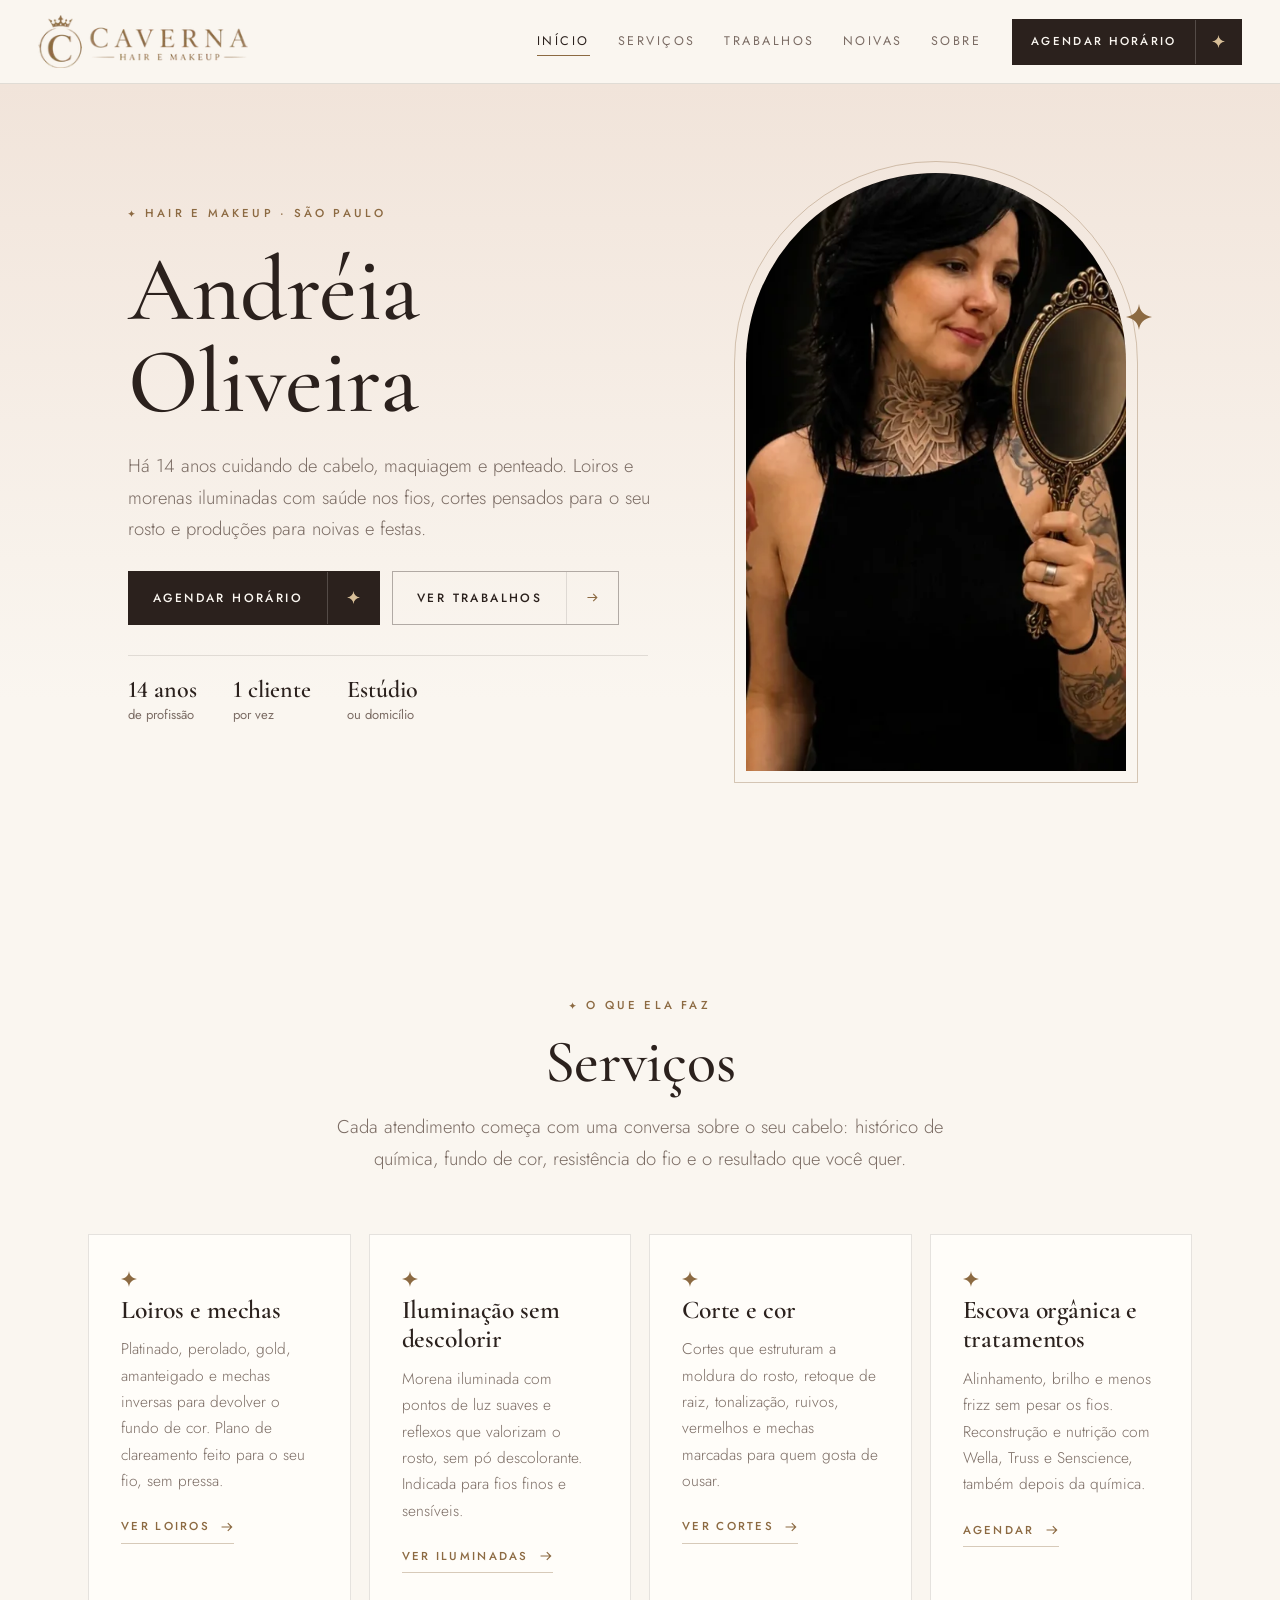
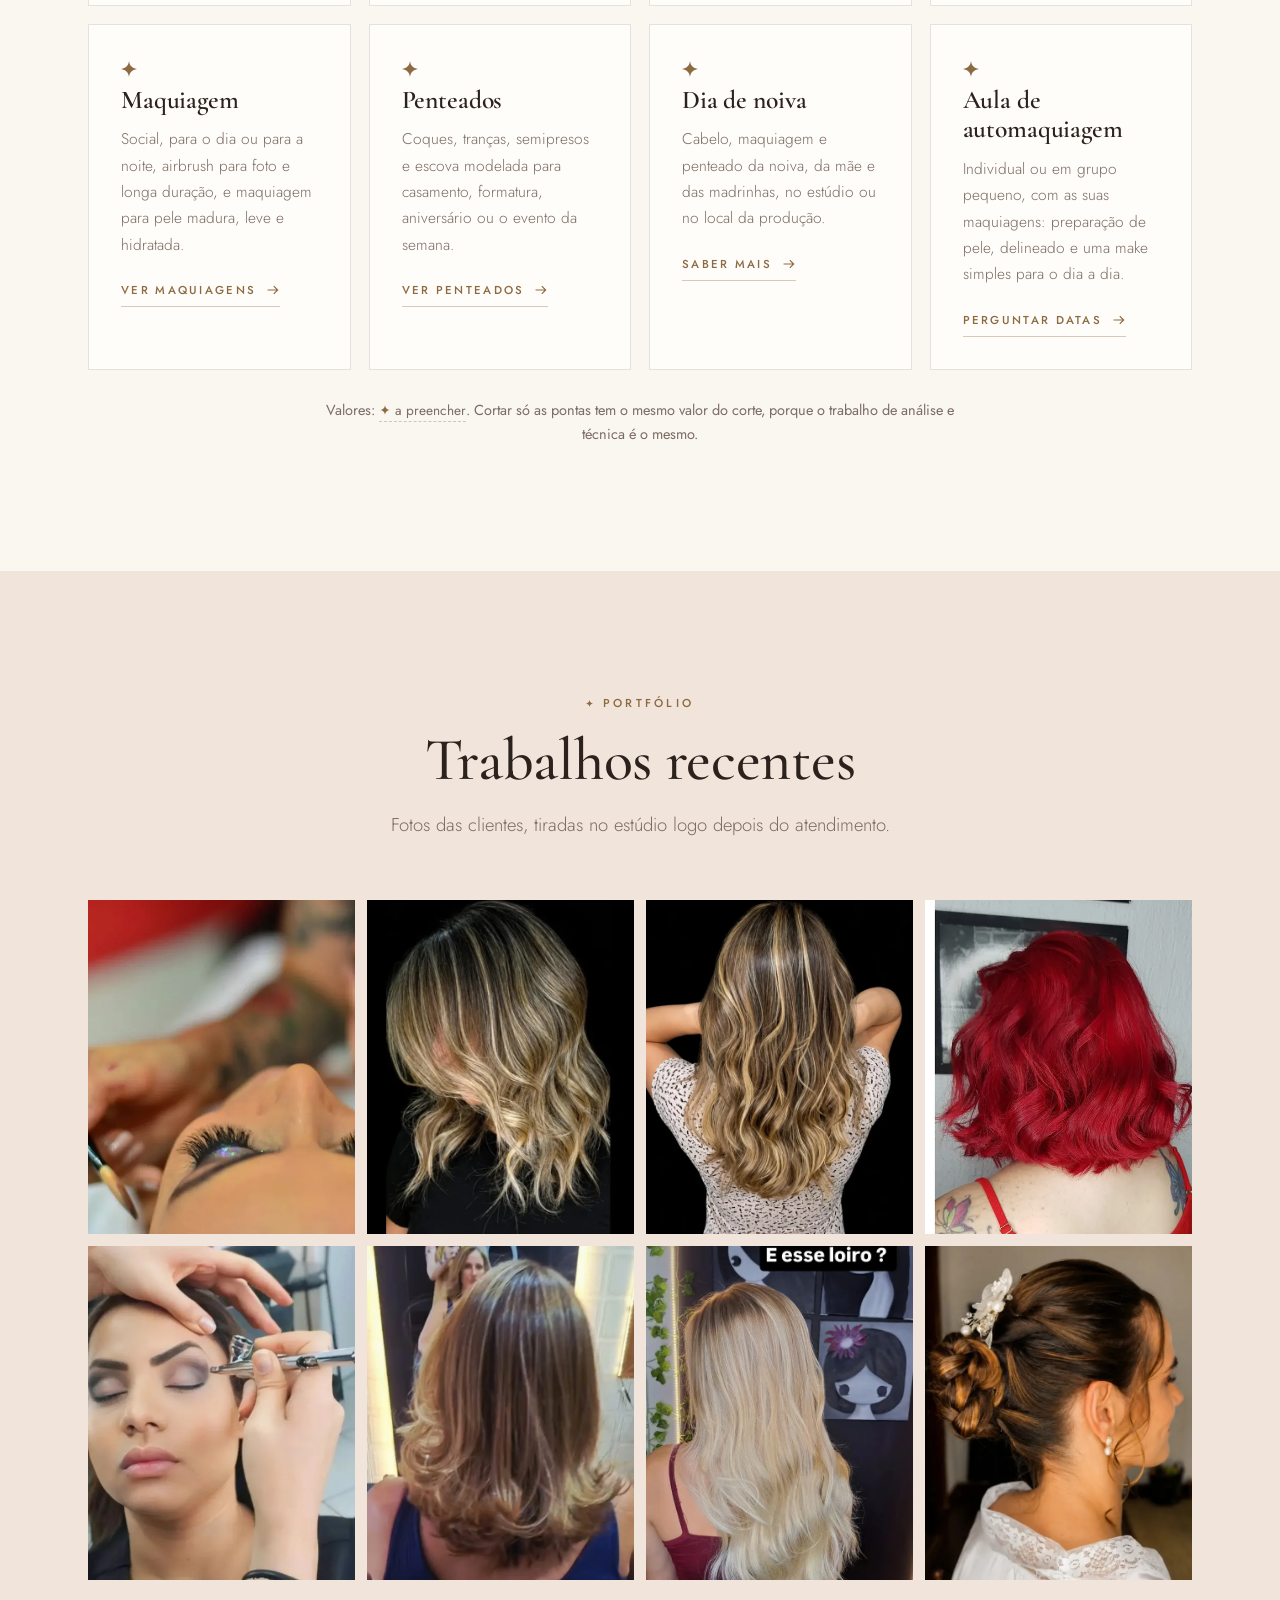
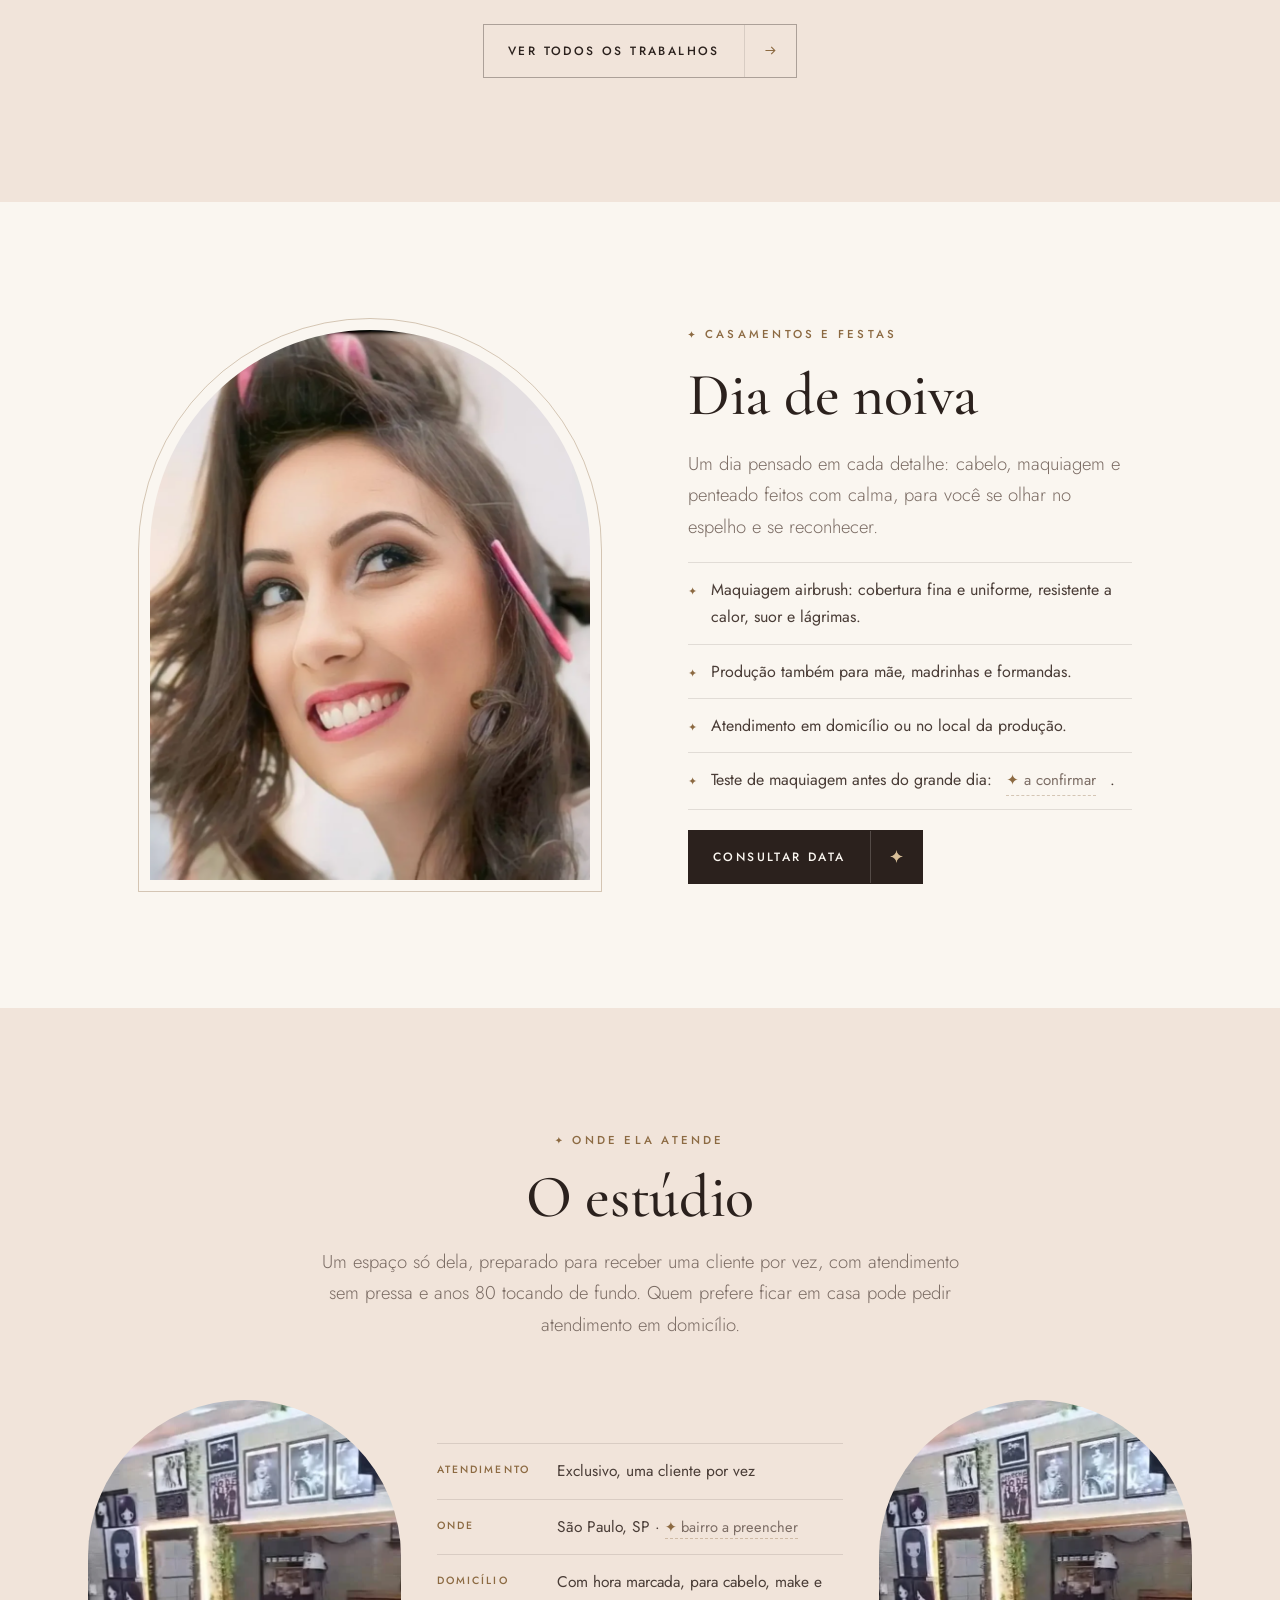
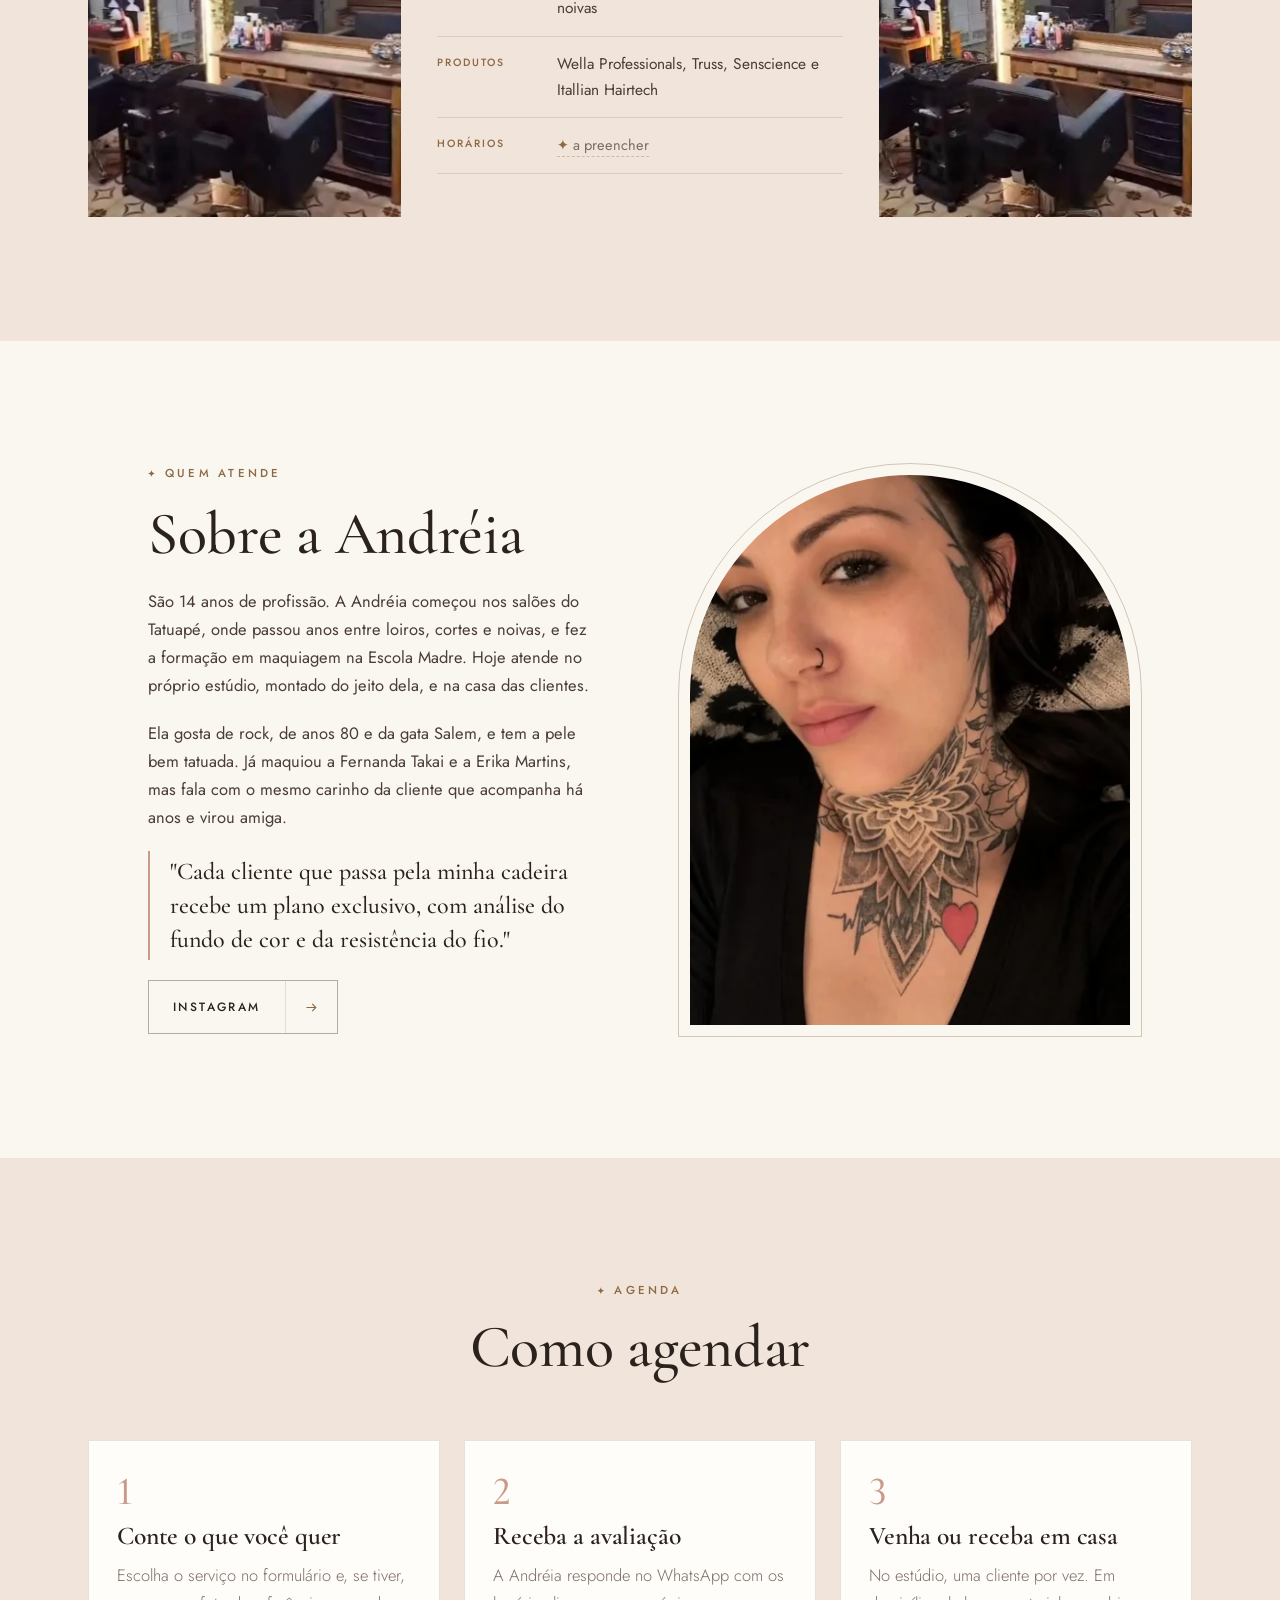
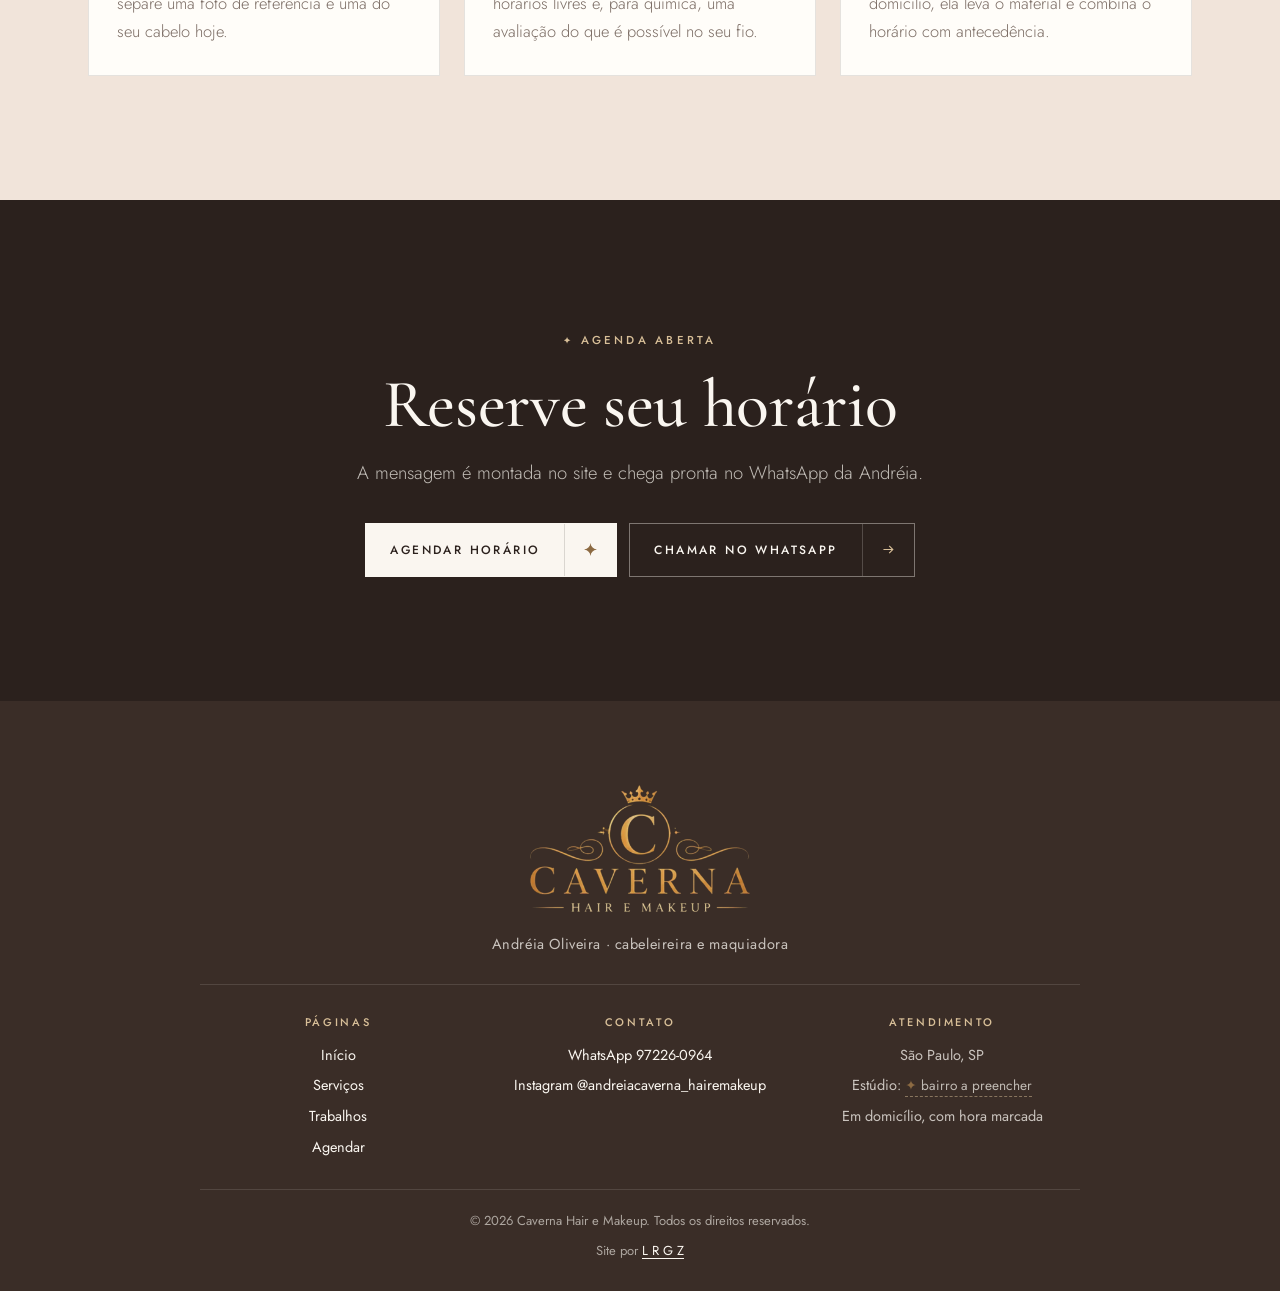
<file: index.html>
<!doctype html>
<html lang="pt-BR">
<head>
<meta charset="utf-8">
<meta name="viewport" content="width=device-width,initial-scale=1,viewport-fit=cover">
<title>Caverna Hair e Makeup · Andréia Oliveira, cabeleireira e maquiadora em São Paulo</title>
<meta name="description" content="Andréia Oliveira, cabeleireira e maquiadora há 14 anos em São Paulo: loiros, iluminação sem descolorir, cortes, escova orgânica, maquiagem e noivas. Uma cliente por vez, no estúdio ou em domicílio.">
<meta name="robots" content="noindex">
<meta name="theme-color" content="#faf6f0">
<meta property="og:type" content="website">
<meta property="og:title" content="Caverna Hair e Makeup · Andréia Oliveira, cabeleireira e maquiadora em São Paulo">
<meta property="og:description" content="Andréia Oliveira, cabeleireira e maquiadora há 14 anos em São Paulo: loiros, iluminação sem descolorir, cortes, escova orgânica, maquiagem e noivas. Uma cliente por vez, no estúdio ou em domicílio.">
<meta property="og:image" content="https://azeugral.github.io/andreia-caverna/og-caverna.jpg">
<meta property="og:image:width" content="1200">
<meta property="og:image:height" content="630">
<meta property="og:image:alt" content="Logo Caverna Hair e Makeup entre a foto da Andréia e a de um loiro">
<meta property="og:locale" content="pt_BR">
<link rel="icon" href="favicon.ico" sizes="any">
<link rel="icon" href="favicon-32.png" type="image/png" sizes="32x32">
<link rel="apple-touch-icon" href="assets/img/icone-180.png">
<link rel="preconnect" href="https://fonts.googleapis.com">
<link rel="preconnect" href="https://fonts.gstatic.com" crossorigin>
<link rel="stylesheet" href="https://fonts.googleapis.com/css2?family=Cormorant+Garamond:wght@400;500;600&family=Jost:wght@300;400;500&display=swap">
<link rel="stylesheet" href="assets/css/site.css?v=2">
</head>
<body class="inicio">
<a class="sr" href="#conteudo">Pular para o conteúdo</a>
<div class="progresso" data-prog aria-hidden="true"><i></i></div>
<header class="nav">
  <a class="nav-logo" href="./" aria-label="Caverna Hair e Makeup, início"><img src="assets/img/logo-h-240.webp" srcset="assets/img/logo-h-240.webp 240w, assets/img/logo-h-480.webp 480w" sizes="(min-width:1100px) 210px, 168px" alt="Caverna Hair e Makeup" width="480" height="122"></a>
  <a class="btn peq nav-cta" href="agendar.html"><span>Agendar</span></a>
  <button class="nav-abrir" type="button" aria-expanded="false" aria-controls="menu"><span>Menu</span><i aria-hidden="true"></i></button>
  <nav class="nav-menu" id="menu" aria-label="Principal"><ul class="menu"><li><a href="./" aria-current="page">Início</a></li><li><a href="./#servicos">Serviços</a></li><li><a href="trabalhos.html">Trabalhos</a></li><li><a href="./#noivas">Noivas</a></li><li><a href="./#sobre">Sobre</a></li></ul><a class="btn" href="agendar.html"><span>Agendar horário</span><i><svg class="i-brilho" viewBox="0 0 24 24" aria-hidden="true"><path d="M12 0c.7 6.6 4.4 10.6 12 12-7.6 1.4-11.3 5.4-12 12-.7-6.6-4.4-10.6-12-12C7.6 10.6 11.3 6.6 12 0z"/></svg></i></a></nav>
</header>
<main id="conteudo">
<section class="hero" aria-labelledby="t-hero">
  <div class="wrap">
    <div class="hero-texto">
      <p class="rot">Hair e makeup · São Paulo</p>
      <h1 id="t-hero">Andréia Oliveira</h1>
      <p class="lead">Há 14 anos cuidando de cabelo, maquiagem e penteado. Loiros e morenas iluminadas com saúde nos fios, cortes pensados para o seu rosto e produções para noivas e festas.</p>
      <div class="acoes">
        <a class="btn" href="agendar.html"><span>Agendar horário</span><i><svg class="i-brilho" viewBox="0 0 24 24" aria-hidden="true"><path d="M12 0c.7 6.6 4.4 10.6 12 12-7.6 1.4-11.3 5.4-12 12-.7-6.6-4.4-10.6-12-12C7.6 10.6 11.3 6.6 12 0z"/></svg></i></a>
        <a class="btn linha" href="trabalhos.html"><span>Ver trabalhos</span><i><svg class="i-seta" viewBox="0 0 18 18" aria-hidden="true"><path d="M2 9h13M10 4l5 5-5 5"/></svg></i></a>
      </div>
      <ul class="selos">
        <li><b>14 anos</b><span>de profissão</span></li>
        <li><b>1 cliente</b><span>por vez</span></li>
        <li><b>Estúdio</b><span>ou domicílio</span></li>
      </ul>
    </div>
    <figure class="hero-foto">
      <img src="assets/img/andreia-espelho-900.webp" srcset="assets/img/andreia-espelho-480.webp 480w, assets/img/andreia-espelho-900.webp 572w" sizes="(min-width:960px) 380px, 74vw" alt="Andréia Oliveira de preto, segurando um espelho de mão dourado" width="572" height="1046" fetchpriority="high">
      <span class="hero-brilho" aria-hidden="true"><svg class="i-brilho" viewBox="0 0 24 24" aria-hidden="true"><path d="M12 0c.7 6.6 4.4 10.6 12 12-7.6 1.4-11.3 5.4-12 12-.7-6.6-4.4-10.6-12-12C7.6 10.6 11.3 6.6 12 0z"/></svg></span>
    </figure>
  </div>
</section>

<section class="secao" id="servicos" aria-labelledby="t-serv">
  <div class="wrap">
    <div class="cab centro">
      <p class="rot">O que ela faz</p>
      <h2 id="t-serv">Serviços</h2>
      <p class="lead">Cada atendimento começa com uma conversa sobre o seu cabelo: histórico de química, fundo de cor, resistência do fio e o resultado que você quer.</p>
    </div>
    <ul class="servicos">
      <li class="servico" data-rv>
        <span class="servico-ic"><svg class="i-brilho" viewBox="0 0 24 24" aria-hidden="true"><path d="M12 0c.7 6.6 4.4 10.6 12 12-7.6 1.4-11.3 5.4-12 12-.7-6.6-4.4-10.6-12-12C7.6 10.6 11.3 6.6 12 0z"/></svg></span>
        <h3>Loiros e mechas</h3>
        <p>Platinado, perolado, gold, amanteigado e mechas inversas para devolver o fundo de cor. Plano de clareamento feito para o seu fio, sem pressa.</p>
        <a class="link" href="trabalhos.html?cat=cabelo">Ver loiros <svg class="i-seta" viewBox="0 0 18 18" aria-hidden="true"><path d="M2 9h13M10 4l5 5-5 5"/></svg></a>
      </li>
      <li class="servico" data-rv>
        <span class="servico-ic"><svg class="i-brilho" viewBox="0 0 24 24" aria-hidden="true"><path d="M12 0c.7 6.6 4.4 10.6 12 12-7.6 1.4-11.3 5.4-12 12-.7-6.6-4.4-10.6-12-12C7.6 10.6 11.3 6.6 12 0z"/></svg></span>
        <h3>Iluminação sem descolorir</h3>
        <p>Morena iluminada com pontos de luz suaves e reflexos que valorizam o rosto, sem pó descolorante. Indicada para fios finos e sensíveis.</p>
        <a class="link" href="trabalhos.html?cat=cabelo">Ver iluminadas <svg class="i-seta" viewBox="0 0 18 18" aria-hidden="true"><path d="M2 9h13M10 4l5 5-5 5"/></svg></a>
      </li>
      <li class="servico" data-rv>
        <span class="servico-ic"><svg class="i-brilho" viewBox="0 0 24 24" aria-hidden="true"><path d="M12 0c.7 6.6 4.4 10.6 12 12-7.6 1.4-11.3 5.4-12 12-.7-6.6-4.4-10.6-12-12C7.6 10.6 11.3 6.6 12 0z"/></svg></span>
        <h3>Corte e cor</h3>
        <p>Cortes que estruturam a moldura do rosto, retoque de raiz, tonalização, ruivos, vermelhos e mechas marcadas para quem gosta de ousar.</p>
        <a class="link" href="trabalhos.html?cat=cabelo">Ver cortes <svg class="i-seta" viewBox="0 0 18 18" aria-hidden="true"><path d="M2 9h13M10 4l5 5-5 5"/></svg></a>
      </li>
      <li class="servico" data-rv>
        <span class="servico-ic"><svg class="i-brilho" viewBox="0 0 24 24" aria-hidden="true"><path d="M12 0c.7 6.6 4.4 10.6 12 12-7.6 1.4-11.3 5.4-12 12-.7-6.6-4.4-10.6-12-12C7.6 10.6 11.3 6.6 12 0z"/></svg></span>
        <h3>Escova orgânica e tratamentos</h3>
        <p>Alinhamento, brilho e menos frizz sem pesar os fios. Reconstrução e nutrição com Wella, Truss e Senscience, também depois da química.</p>
        <a class="link" href="agendar.html?servico=escova">Agendar <svg class="i-seta" viewBox="0 0 18 18" aria-hidden="true"><path d="M2 9h13M10 4l5 5-5 5"/></svg></a>
      </li>
      <li class="servico" data-rv>
        <span class="servico-ic"><svg class="i-brilho" viewBox="0 0 24 24" aria-hidden="true"><path d="M12 0c.7 6.6 4.4 10.6 12 12-7.6 1.4-11.3 5.4-12 12-.7-6.6-4.4-10.6-12-12C7.6 10.6 11.3 6.6 12 0z"/></svg></span>
        <h3>Maquiagem</h3>
        <p>Social, para o dia ou para a noite, airbrush para foto e longa duração, e maquiagem para pele madura, leve e hidratada.</p>
        <a class="link" href="trabalhos.html?cat=make">Ver maquiagens <svg class="i-seta" viewBox="0 0 18 18" aria-hidden="true"><path d="M2 9h13M10 4l5 5-5 5"/></svg></a>
      </li>
      <li class="servico" data-rv>
        <span class="servico-ic"><svg class="i-brilho" viewBox="0 0 24 24" aria-hidden="true"><path d="M12 0c.7 6.6 4.4 10.6 12 12-7.6 1.4-11.3 5.4-12 12-.7-6.6-4.4-10.6-12-12C7.6 10.6 11.3 6.6 12 0z"/></svg></span>
        <h3>Penteados</h3>
        <p>Coques, tranças, semipresos e escova modelada para casamento, formatura, aniversário ou o evento da semana.</p>
        <a class="link" href="trabalhos.html?cat=penteado">Ver penteados <svg class="i-seta" viewBox="0 0 18 18" aria-hidden="true"><path d="M2 9h13M10 4l5 5-5 5"/></svg></a>
      </li>
      <li class="servico" data-rv>
        <span class="servico-ic"><svg class="i-brilho" viewBox="0 0 24 24" aria-hidden="true"><path d="M12 0c.7 6.6 4.4 10.6 12 12-7.6 1.4-11.3 5.4-12 12-.7-6.6-4.4-10.6-12-12C7.6 10.6 11.3 6.6 12 0z"/></svg></span>
        <h3>Dia de noiva</h3>
        <p>Cabelo, maquiagem e penteado da noiva, da mãe e das madrinhas, no estúdio ou no local da produção.</p>
        <a class="link" href="#noivas">Saber mais <svg class="i-seta" viewBox="0 0 18 18" aria-hidden="true"><path d="M2 9h13M10 4l5 5-5 5"/></svg></a>
      </li>
      <li class="servico" data-rv>
        <span class="servico-ic"><svg class="i-brilho" viewBox="0 0 24 24" aria-hidden="true"><path d="M12 0c.7 6.6 4.4 10.6 12 12-7.6 1.4-11.3 5.4-12 12-.7-6.6-4.4-10.6-12-12C7.6 10.6 11.3 6.6 12 0z"/></svg></span>
        <h3>Aula de automaquiagem</h3>
        <p>Individual ou em grupo pequeno, com as suas maquiagens: preparação de pele, delineado e uma make simples para o dia a dia.</p>
        <a class="link" href="agendar.html?servico=aula">Perguntar datas <svg class="i-seta" viewBox="0 0 18 18" aria-hidden="true"><path d="M2 9h13M10 4l5 5-5 5"/></svg></a>
      </li>
    </ul>
    <p class="nota-servicos">Valores: <em class="a-preencher">a preencher</em>. Cortar só as pontas tem o mesmo valor do corte, porque o trabalho de análise e técnica é o mesmo.</p>
  </div>
</section>

<section class="secao escuro2" id="recentes" aria-labelledby="t-rec">
  <div class="wrap">
    <div class="cab centro">
      <p class="rot">Portfólio</p>
      <h2 id="t-rec">Trabalhos recentes</h2>
      <p class="lead">Fotos das clientes, tiradas no estúdio logo depois do atendimento.</p>
    </div>
    <div class="grade" data-grade data-limite="8" data-ordem="000,015,079,181,259,005,120,018"></div>
    <div class="mais"><a class="btn linha" href="trabalhos.html"><span>Ver todos os trabalhos</span><i><svg class="i-seta" viewBox="0 0 18 18" aria-hidden="true"><path d="M2 9h13M10 4l5 5-5 5"/></svg></i></a></div>
  </div>
</section>

<section class="secao" id="noivas" aria-labelledby="t-noivas">
  <div class="wrap duas">
    <figure class="quadro" data-rv>
      <img src="assets/obras/ac-148-1200.webp" alt="Noiva com maquiagem clássica e penteado preso" width="1200" height="1195" loading="lazy">
    </figure>
    <div class="texto" data-rv>
      <p class="rot">Casamentos e festas</p>
      <h2 id="t-noivas">Dia de noiva</h2>
      <p class="lead">Um dia pensado em cada detalhe: cabelo, maquiagem e penteado feitos com calma, para você se olhar no espelho e se reconhecer.</p>
      <ul class="lista">
        <li>Maquiagem airbrush: cobertura fina e uniforme, resistente a calor, suor e lágrimas.</li>
        <li>Produção também para mãe, madrinhas e formandas.</li>
        <li>Atendimento em domicílio ou no local da produção.</li>
        <li>Teste de maquiagem antes do grande dia: <em class="a-preencher">a confirmar</em>.</li>
      </ul>
      <div class="acoes"><a class="btn" href="agendar.html?servico=noiva"><span>Consultar data</span><i><svg class="i-brilho" viewBox="0 0 24 24" aria-hidden="true"><path d="M12 0c.7 6.6 4.4 10.6 12 12-7.6 1.4-11.3 5.4-12 12-.7-6.6-4.4-10.6-12-12C7.6 10.6 11.3 6.6 12 0z"/></svg></i></a></div>
    </div>
  </div>
</section>

<section class="secao escuro2" id="espaco" aria-labelledby="t-esp">
  <div class="wrap">
    <div class="cab centro">
      <p class="rot">Onde ela atende</p>
      <h2 id="t-esp">O estúdio</h2>
      <p class="lead">Um espaço só dela, preparado para receber uma cliente por vez, com atendimento sem pressa e anos 80 tocando de fundo. Quem prefere ficar em casa pode pedir atendimento em domicílio.</p>
    </div>
    <div class="espaco">
      <figure data-rv><img src="assets/img/espaco-066-640.webp" alt="Estúdio com cadeiras pretas, espelhos e quadros nas paredes" width="640" height="1136" loading="lazy"></figure>
      <ul class="fatos" data-rv>
        <li><span>Atendimento</span><span>Exclusivo, uma cliente por vez</span></li>
        <li><span>Onde</span><span>São Paulo, SP · <em class="a-preencher">bairro a preencher</em></span></li>
        <li><span>Domicílio</span><span>Com hora marcada, para cabelo, make e noivas</span></li>
        <li><span>Produtos</span><span>Wella Professionals, Truss, Senscience e Itallian Hairtech</span></li>
        <li><span>Horários</span><span><em class="a-preencher">a preencher</em></span></li>
      </ul>
      <figure data-rv><img src="assets/img/espaco-067-640.webp" alt="Bancada do estúdio com espelho e luzes" width="640" height="1136" loading="lazy"></figure>
    </div>
  </div>
</section>

<section class="secao" id="sobre" aria-labelledby="t-sobre">
  <div class="wrap duas sobre">
    <figure class="quadro retrato" data-rv>
      <img src="assets/img/andreia-retrato-900.webp" srcset="assets/img/andreia-retrato-480.webp 480w, assets/img/andreia-retrato-900.webp 900w" sizes="(min-width:960px) 440px, 86vw" alt="Retrato da Andréia, com a tatuagem de mandala no pescoço" width="900" height="1125" loading="lazy">
    </figure>
    <div class="texto" data-rv>
      <p class="rot">Quem atende</p>
      <h2 id="t-sobre">Sobre a Andréia</h2>
      <p>São 14 anos de profissão. A Andréia começou nos salões do Tatuapé, onde passou anos entre loiros, cortes e noivas, e fez a formação em maquiagem na Escola Madre. Hoje atende no próprio estúdio, montado do jeito dela, e na casa das clientes.</p>
      <p>Ela gosta de rock, de anos 80 e da gata Salem, e tem a pele bem tatuada. Já maquiou a Fernanda Takai e a Erika Martins, mas fala com o mesmo carinho da cliente que acompanha há anos e virou amiga.</p>
      <p class="frase">"Cada cliente que passa pela minha cadeira recebe um plano exclusivo, com análise do fundo de cor e da resistência do fio."</p>
      <div class="acoes"><a class="btn linha" href="https://www.instagram.com/andreiacaverna_hairemakeup/" target="_blank" rel="noopener"><span>Instagram</span><i><svg class="i-seta" viewBox="0 0 18 18" aria-hidden="true"><path d="M2 9h13M10 4l5 5-5 5"/></svg></i></a></div>
    </div>
  </div>
</section>

<section class="secao escuro2" id="como" aria-labelledby="t-como">
  <div class="wrap">
    <div class="cab centro">
      <p class="rot">Agenda</p>
      <h2 id="t-como">Como agendar</h2>
    </div>
    <ol class="passos">
      <li data-rv><h3>Conte o que você quer</h3><p>Escolha o serviço no formulário e, se tiver, separe uma foto de referência e uma do seu cabelo hoje.</p></li>
      <li data-rv><h3>Receba a avaliação</h3><p>A Andréia responde no WhatsApp com os horários livres e, para química, uma avaliação do que é possível no seu fio.</p></li>
      <li data-rv><h3>Venha ou receba em casa</h3><p>No estúdio, uma cliente por vez. Em domicílio, ela leva o material e combina o horário com antecedência.</p></li>
    </ol>
  </div>
</section>

<section class="secao chamada" aria-labelledby="t-cham">
  <div class="wrap centro">
    <p class="rot">Agenda aberta</p>
    <h2 id="t-cham">Reserve seu horário</h2>
    <p class="lead">A mensagem é montada no site e chega pronta no WhatsApp da Andréia.</p>
    <div class="acoes">
      <a class="btn" href="agendar.html"><span>Agendar horário</span><i><svg class="i-brilho" viewBox="0 0 24 24" aria-hidden="true"><path d="M12 0c.7 6.6 4.4 10.6 12 12-7.6 1.4-11.3 5.4-12 12-.7-6.6-4.4-10.6-12-12C7.6 10.6 11.3 6.6 12 0z"/></svg></i></a>
      <a class="btn linha" href="https://wa.me/5511972260964" target="_blank" rel="noopener"><span>Chamar no WhatsApp</span><i><svg class="i-seta" viewBox="0 0 18 18" aria-hidden="true"><path d="M2 9h13M10 4l5 5-5 5"/></svg></i></a>
    </div>
  </div>
</section>
</main>
<footer class="rodape">
  <div class="wrap">
    <a class="rodape-logo" href="./" aria-label="Caverna Hair e Makeup, início"><img src="assets/img/logo-ouro-360.webp" srcset="assets/img/logo-ouro-360.webp 360w, assets/img/logo-ouro-720.webp 720w" sizes="240px" alt="Caverna Hair e Makeup" width="720" height="417" loading="lazy"></a>
    <p class="rodape-frase">Andréia Oliveira · cabeleireira e maquiadora</p>
    <div class="colunas">
      <div><h4>Páginas</h4><ul><li><a href="./">Início</a></li><li><a href="./#servicos">Serviços</a></li><li><a href="trabalhos.html">Trabalhos</a></li><li><a href="agendar.html">Agendar</a></li></ul></div>
      <div><h4>Contato</h4><ul><li><a href="https://wa.me/5511972260964" target="_blank" rel="noopener">WhatsApp 97226-0964</a></li><li><a href="https://www.instagram.com/andreiacaverna_hairemakeup/" target="_blank" rel="noopener">Instagram @andreiacaverna_hairemakeup</a></li></ul></div>
      <div><h4>Atendimento</h4><ul><li>São Paulo, SP</li><li>Estúdio: <em class="a-preencher">bairro a preencher</em></li><li>Em domicílio, com hora marcada</li></ul></div>
    </div>
    <div class="base"><span>© <span data-ano>2026</span> Caverna Hair e Makeup. Todos os direitos reservados.</span><span>Site por <a href="https://lrgz.com.br" target="_blank" rel="noopener">L R G Z</a></span></div>
  </div>
</footer>
<div class="lb" role="dialog" aria-modal="true" aria-label="Foto ampliada" aria-hidden="true">
  <div class="lb-topo"><span class="rot" data-cont></span><button type="button" data-fechar>Fechar</button></div>
  <div class="lb-palco"><img alt=""></div>
  <div class="lb-base"><button type="button" data-ant aria-label="Anterior">&larr;</button><span class="rot" data-leg></span><button type="button" data-prox aria-label="Próxima">&rarr;</button></div>
</div>
<script src="assets/js/obras.js?v=2"></script>
<script src="assets/js/site.js?v=2"></script>
</body>
</html>
</file>
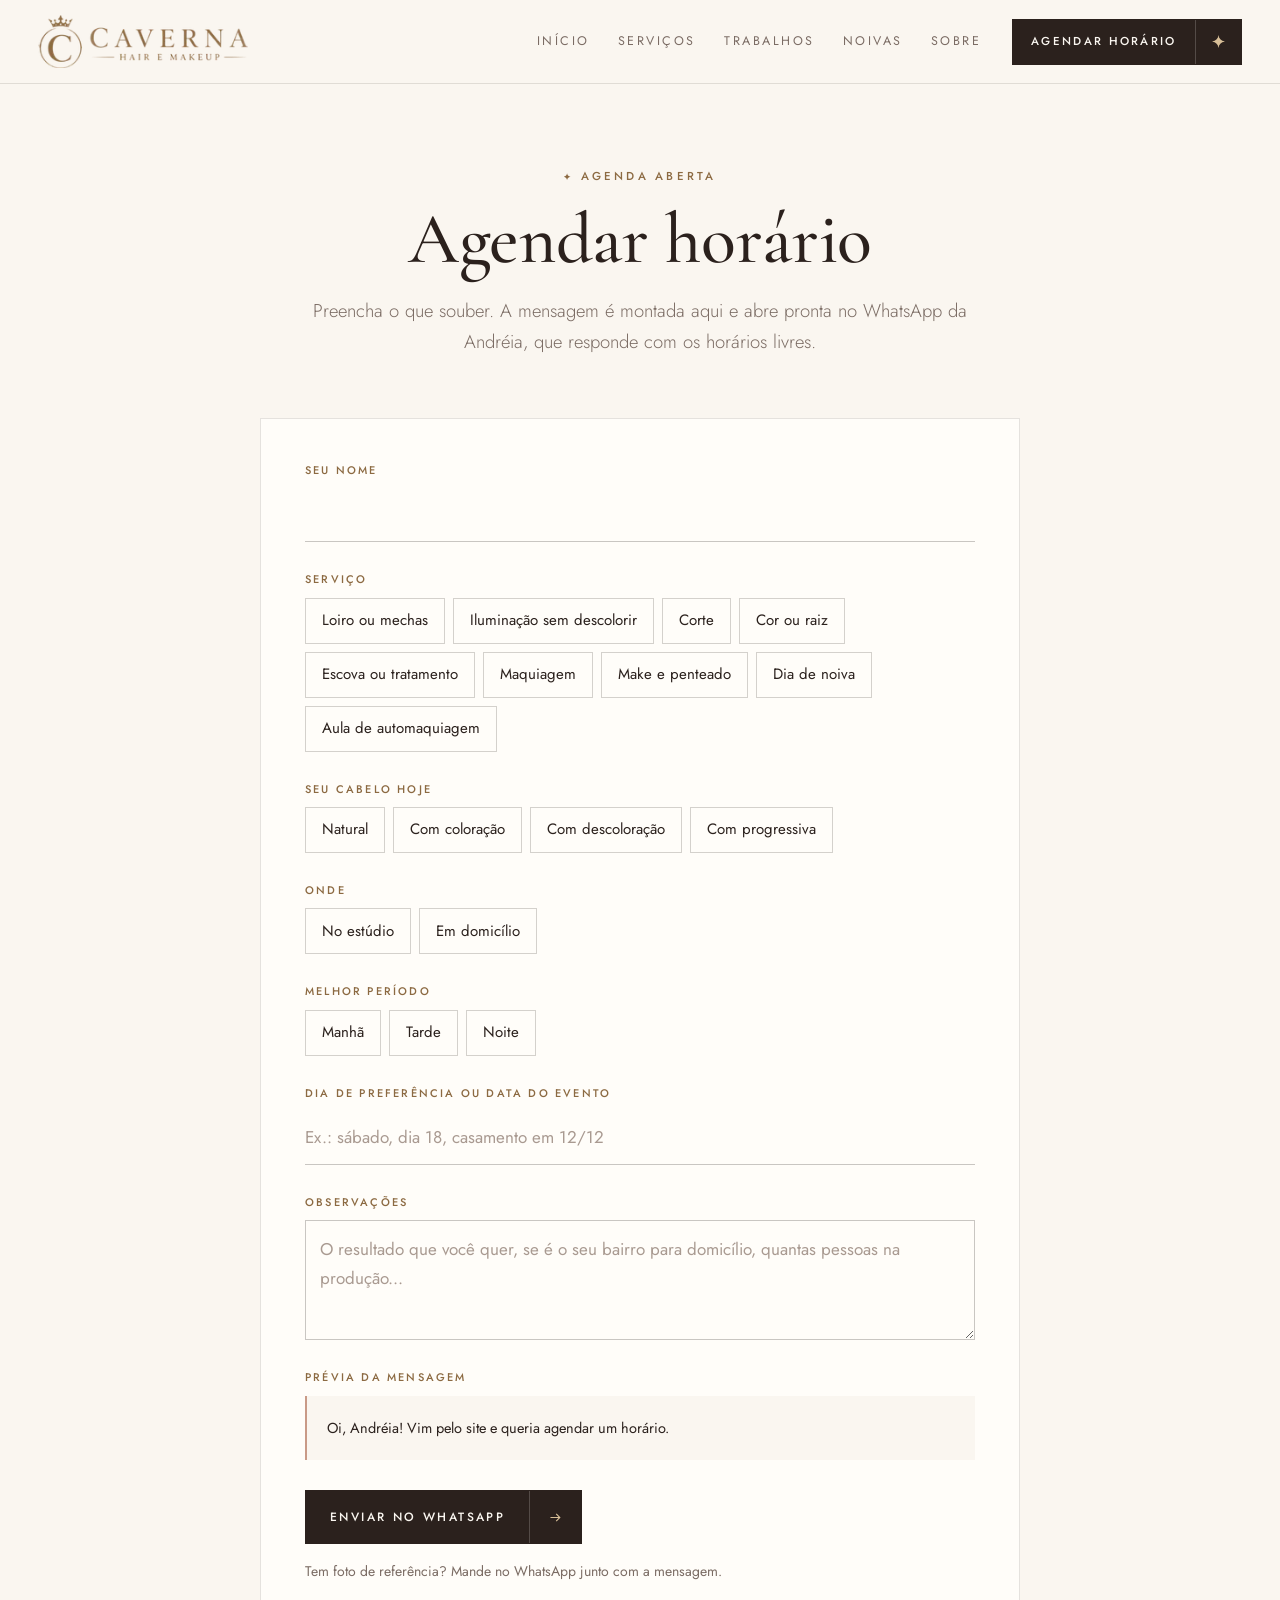
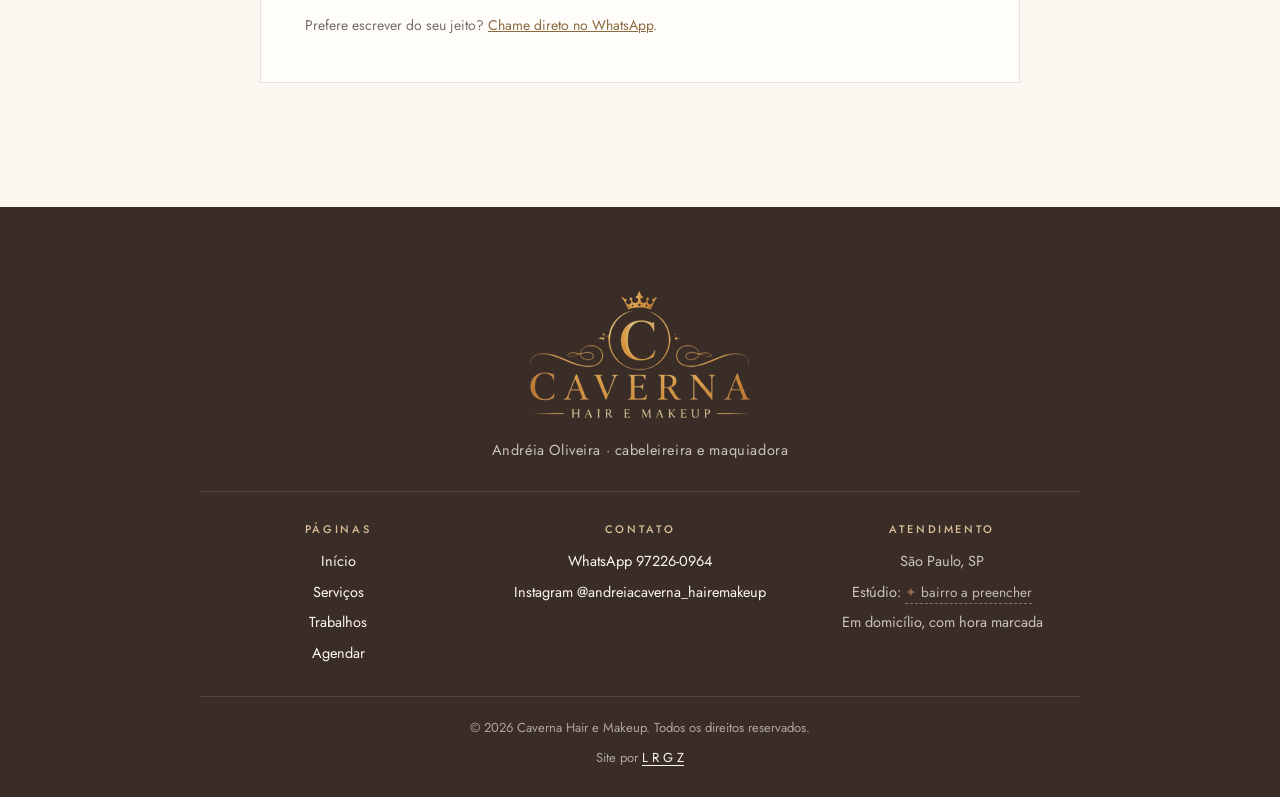
<file: agendar.html>
<!doctype html>
<html lang="pt-BR">
<head>
<meta charset="utf-8">
<meta name="viewport" content="width=device-width,initial-scale=1,viewport-fit=cover">
<title>Agendar · Caverna Hair e Makeup</title>
<meta name="description" content="Peça seu horário com a Andréia Oliveira: loiros, iluminação, corte, escova, maquiagem, penteado e dia de noiva, no estúdio ou em domicílio.">
<meta name="robots" content="noindex">
<meta name="theme-color" content="#faf6f0">
<meta property="og:type" content="website">
<meta property="og:title" content="Agendar · Caverna Hair e Makeup">
<meta property="og:description" content="Peça seu horário com a Andréia Oliveira: loiros, iluminação, corte, escova, maquiagem, penteado e dia de noiva, no estúdio ou em domicílio.">
<meta property="og:image" content="https://azeugral.github.io/andreia-caverna/og-caverna.jpg">
<meta property="og:image:width" content="1200">
<meta property="og:image:height" content="630">
<meta property="og:image:alt" content="Logo Caverna Hair e Makeup entre a foto da Andréia e a de um loiro">
<meta property="og:locale" content="pt_BR">
<link rel="icon" href="favicon.ico" sizes="any">
<link rel="icon" href="favicon-32.png" type="image/png" sizes="32x32">
<link rel="apple-touch-icon" href="assets/img/icone-180.png">
<link rel="preconnect" href="https://fonts.googleapis.com">
<link rel="preconnect" href="https://fonts.gstatic.com" crossorigin>
<link rel="stylesheet" href="https://fonts.googleapis.com/css2?family=Cormorant+Garamond:wght@400;500;600&family=Jost:wght@300;400;500&display=swap">
<link rel="stylesheet" href="assets/css/site.css?v=2">
</head>
<body class="interna">
<a class="sr" href="#conteudo">Pular para o conteúdo</a>
<div class="progresso" data-prog aria-hidden="true"><i></i></div>
<header class="nav">
  <a class="nav-logo" href="./" aria-label="Caverna Hair e Makeup, início"><img src="assets/img/logo-h-240.webp" srcset="assets/img/logo-h-240.webp 240w, assets/img/logo-h-480.webp 480w" sizes="(min-width:1100px) 210px, 168px" alt="Caverna Hair e Makeup" width="480" height="122"></a>
  <a class="btn peq nav-cta" href="agendar.html"><span>Agendar</span></a>
  <button class="nav-abrir" type="button" aria-expanded="false" aria-controls="menu"><span>Menu</span><i aria-hidden="true"></i></button>
  <nav class="nav-menu" id="menu" aria-label="Principal"><ul class="menu"><li><a href="./">Início</a></li><li><a href="./#servicos">Serviços</a></li><li><a href="trabalhos.html">Trabalhos</a></li><li><a href="./#noivas">Noivas</a></li><li><a href="./#sobre">Sobre</a></li></ul><a class="btn" href="agendar.html"><span>Agendar horário</span><i><svg class="i-brilho" viewBox="0 0 24 24" aria-hidden="true"><path d="M12 0c.7 6.6 4.4 10.6 12 12-7.6 1.4-11.3 5.4-12 12-.7-6.6-4.4-10.6-12-12C7.6 10.6 11.3 6.6 12 0z"/></svg></i></a></nav>
</header>
<main id="conteudo">
<section class="secao topo-pag" aria-labelledby="t-ag">
  <div class="wrap">
    <div class="cab centro">
      <p class="rot">Agenda aberta</p>
      <h1 id="t-ag">Agendar horário</h1>
      <p class="lead">Preencha o que souber. A mensagem é montada aqui e abre pronta no WhatsApp da Andréia, que responde com os horários livres.</p>
    </div>
    <form class="form" data-agendar novalidate>
      <div class="campo">
        <label for="nome">Seu nome</label>
        <input type="text" id="nome" name="nome" autocomplete="given-name" required>
      </div>
      <fieldset class="campo">
        <legend>Serviço</legend>
        <div class="opcoes">
          <label><input type="radio" name="servico" value="Loiro ou mechas" data-cabelo required><span>Loiro ou mechas</span></label>
          <label><input type="radio" name="servico" value="Iluminação sem descolorir" data-cabelo><span>Iluminação sem descolorir</span></label>
          <label><input type="radio" name="servico" value="Corte" data-cabelo><span>Corte</span></label>
          <label><input type="radio" name="servico" value="Coloração ou retoque de raiz" data-cabelo><span>Cor ou raiz</span></label>
          <label><input type="radio" name="servico" value="Escova orgânica ou tratamento" data-cabelo data-s="escova"><span>Escova ou tratamento</span></label>
          <label><input type="radio" name="servico" value="Maquiagem" data-s="make"><span>Maquiagem</span></label>
          <label><input type="radio" name="servico" value="Maquiagem e penteado" data-s="penteado"><span>Make e penteado</span></label>
          <label><input type="radio" name="servico" value="Dia de noiva" data-s="noiva"><span>Dia de noiva</span></label>
          <label><input type="radio" name="servico" value="Aula de automaquiagem" data-s="aula"><span>Aula de automaquiagem</span></label>
        </div>
      </fieldset>
      <fieldset class="campo" data-so-cabelo>
        <legend>Seu cabelo hoje</legend>
        <div class="opcoes">
          <label><input type="radio" name="quimica" value="Cabelo natural, sem química"><span>Natural</span></label>
          <label><input type="radio" name="quimica" value="Tem coloração"><span>Com coloração</span></label>
          <label><input type="radio" name="quimica" value="Tem descoloração ou mechas"><span>Com descoloração</span></label>
          <label><input type="radio" name="quimica" value="Tem progressiva ou alisamento"><span>Com progressiva</span></label>
        </div>
      </fieldset>
      <fieldset class="campo">
        <legend>Onde</legend>
        <div class="opcoes">
          <label><input type="radio" name="local" value="No estúdio"><span>No estúdio</span></label>
          <label><input type="radio" name="local" value="Em domicílio"><span>Em domicílio</span></label>
        </div>
      </fieldset>
      <fieldset class="campo">
        <legend>Melhor período</legend>
        <div class="opcoes">
          <label><input type="checkbox" name="periodo" value="manhã"><span>Manhã</span></label>
          <label><input type="checkbox" name="periodo" value="tarde"><span>Tarde</span></label>
          <label><input type="checkbox" name="periodo" value="noite"><span>Noite</span></label>
        </div>
      </fieldset>
      <div class="campo">
        <label for="dia">Dia de preferência ou data do evento</label>
        <input type="text" id="dia" name="dia" placeholder="Ex.: sábado, dia 18, casamento em 12/12">
      </div>
      <div class="campo">
        <label for="obs">Observações</label>
        <textarea id="obs" name="obs" placeholder="O resultado que você quer, se é o seu bairro para domicílio, quantas pessoas na produção..."></textarea>
      </div>
      <div class="campo">
        <span class="campo-rot">Prévia da mensagem</span>
        <div class="previa" aria-live="polite"></div>
      </div>
      <div class="envio">
        <button class="btn" type="submit"><span>Enviar no WhatsApp</span><i><svg class="i-seta" viewBox="0 0 18 18" aria-hidden="true"><path d="M2 9h13M10 4l5 5-5 5"/></svg></i></button>
        <p class="nota">Tem foto de referência? Mande no WhatsApp junto com a mensagem.</p>
      </div>
      <p class="nota">Prefere escrever do seu jeito? <a href="https://wa.me/5511972260964" target="_blank" rel="noopener">Chame direto no WhatsApp</a>.</p>
    </form>
  </div>
</section>
</main>
<footer class="rodape">
  <div class="wrap">
    <a class="rodape-logo" href="./" aria-label="Caverna Hair e Makeup, início"><img src="assets/img/logo-ouro-360.webp" srcset="assets/img/logo-ouro-360.webp 360w, assets/img/logo-ouro-720.webp 720w" sizes="240px" alt="Caverna Hair e Makeup" width="720" height="417" loading="lazy"></a>
    <p class="rodape-frase">Andréia Oliveira · cabeleireira e maquiadora</p>
    <div class="colunas">
      <div><h4>Páginas</h4><ul><li><a href="./">Início</a></li><li><a href="./#servicos">Serviços</a></li><li><a href="trabalhos.html">Trabalhos</a></li><li><a href="agendar.html">Agendar</a></li></ul></div>
      <div><h4>Contato</h4><ul><li><a href="https://wa.me/5511972260964" target="_blank" rel="noopener">WhatsApp 97226-0964</a></li><li><a href="https://www.instagram.com/andreiacaverna_hairemakeup/" target="_blank" rel="noopener">Instagram @andreiacaverna_hairemakeup</a></li></ul></div>
      <div><h4>Atendimento</h4><ul><li>São Paulo, SP</li><li>Estúdio: <em class="a-preencher">bairro a preencher</em></li><li>Em domicílio, com hora marcada</li></ul></div>
    </div>
    <div class="base"><span>© <span data-ano>2026</span> Caverna Hair e Makeup. Todos os direitos reservados.</span><span>Site por <a href="https://lrgz.com.br" target="_blank" rel="noopener">L R G Z</a></span></div>
  </div>
</footer>
<script src="assets/js/obras.js?v=2"></script>
<script src="assets/js/site.js?v=2"></script>
</body>
</html>
</file>
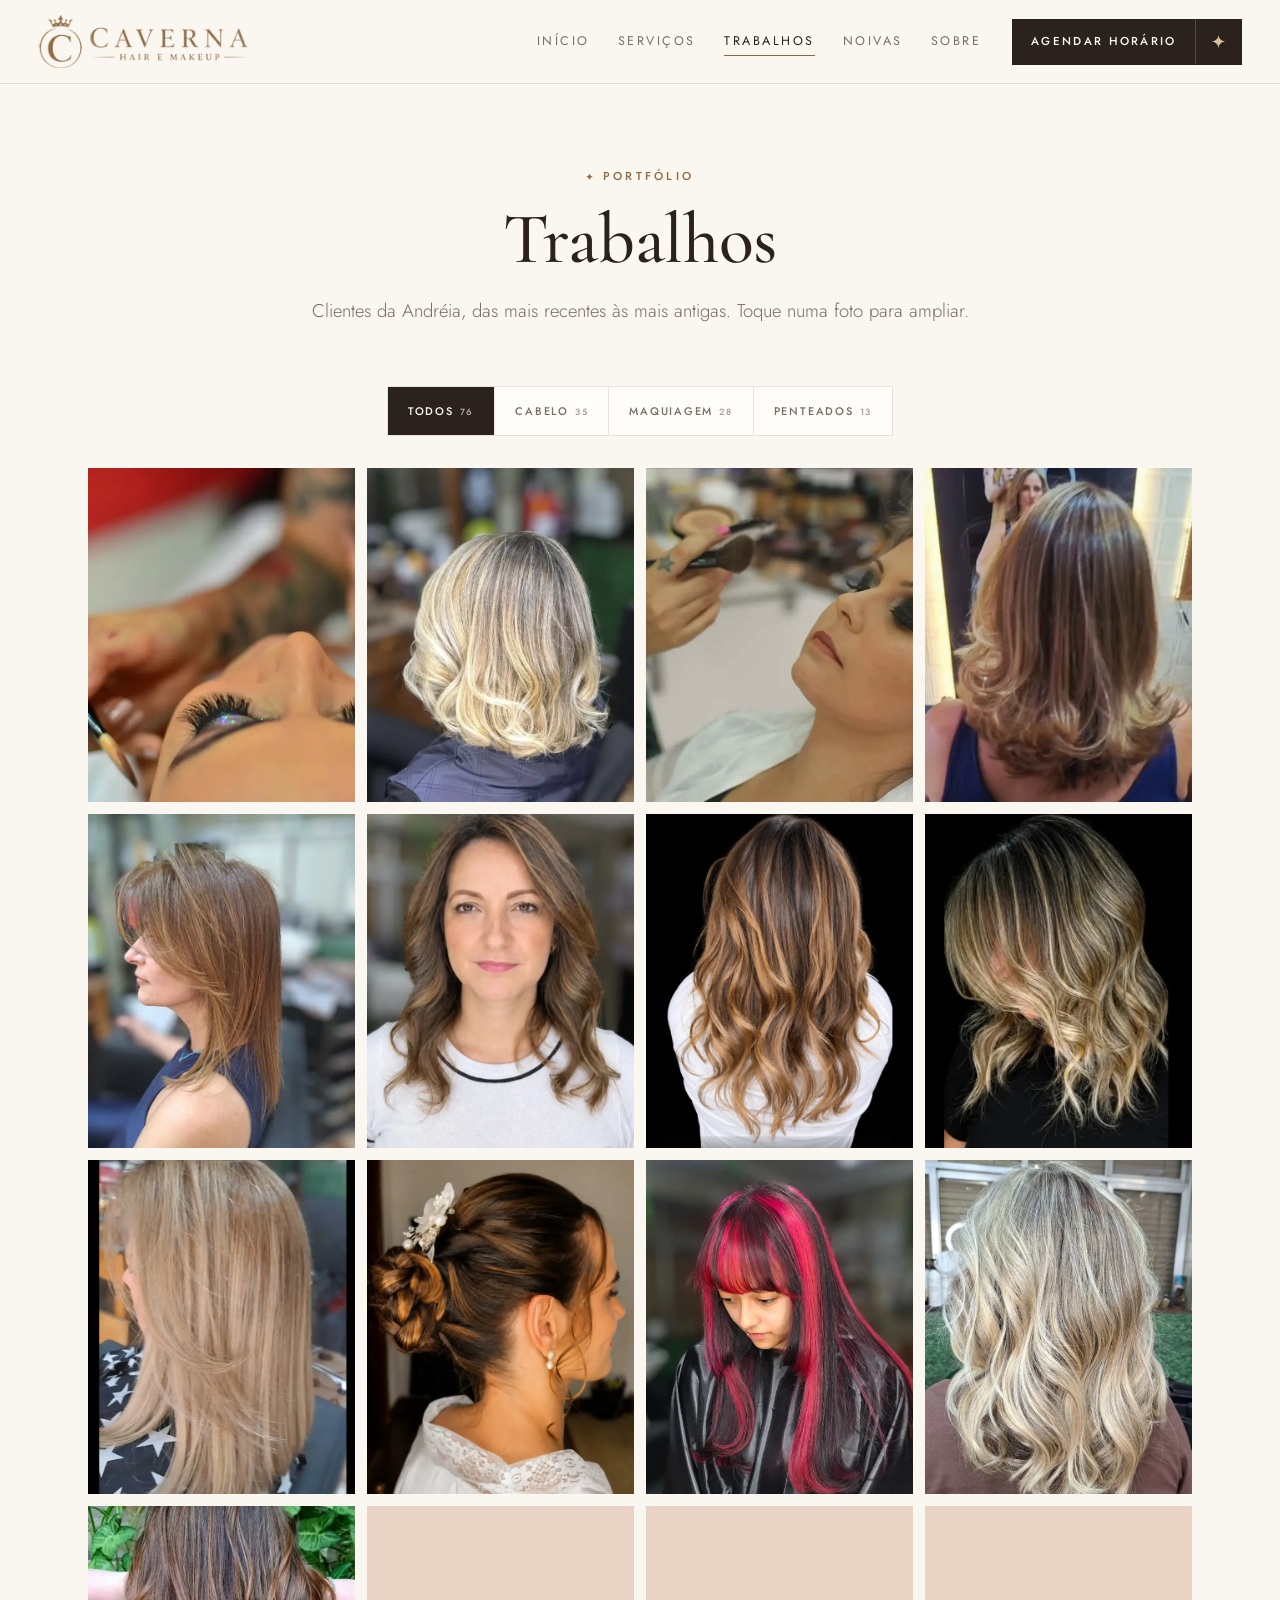
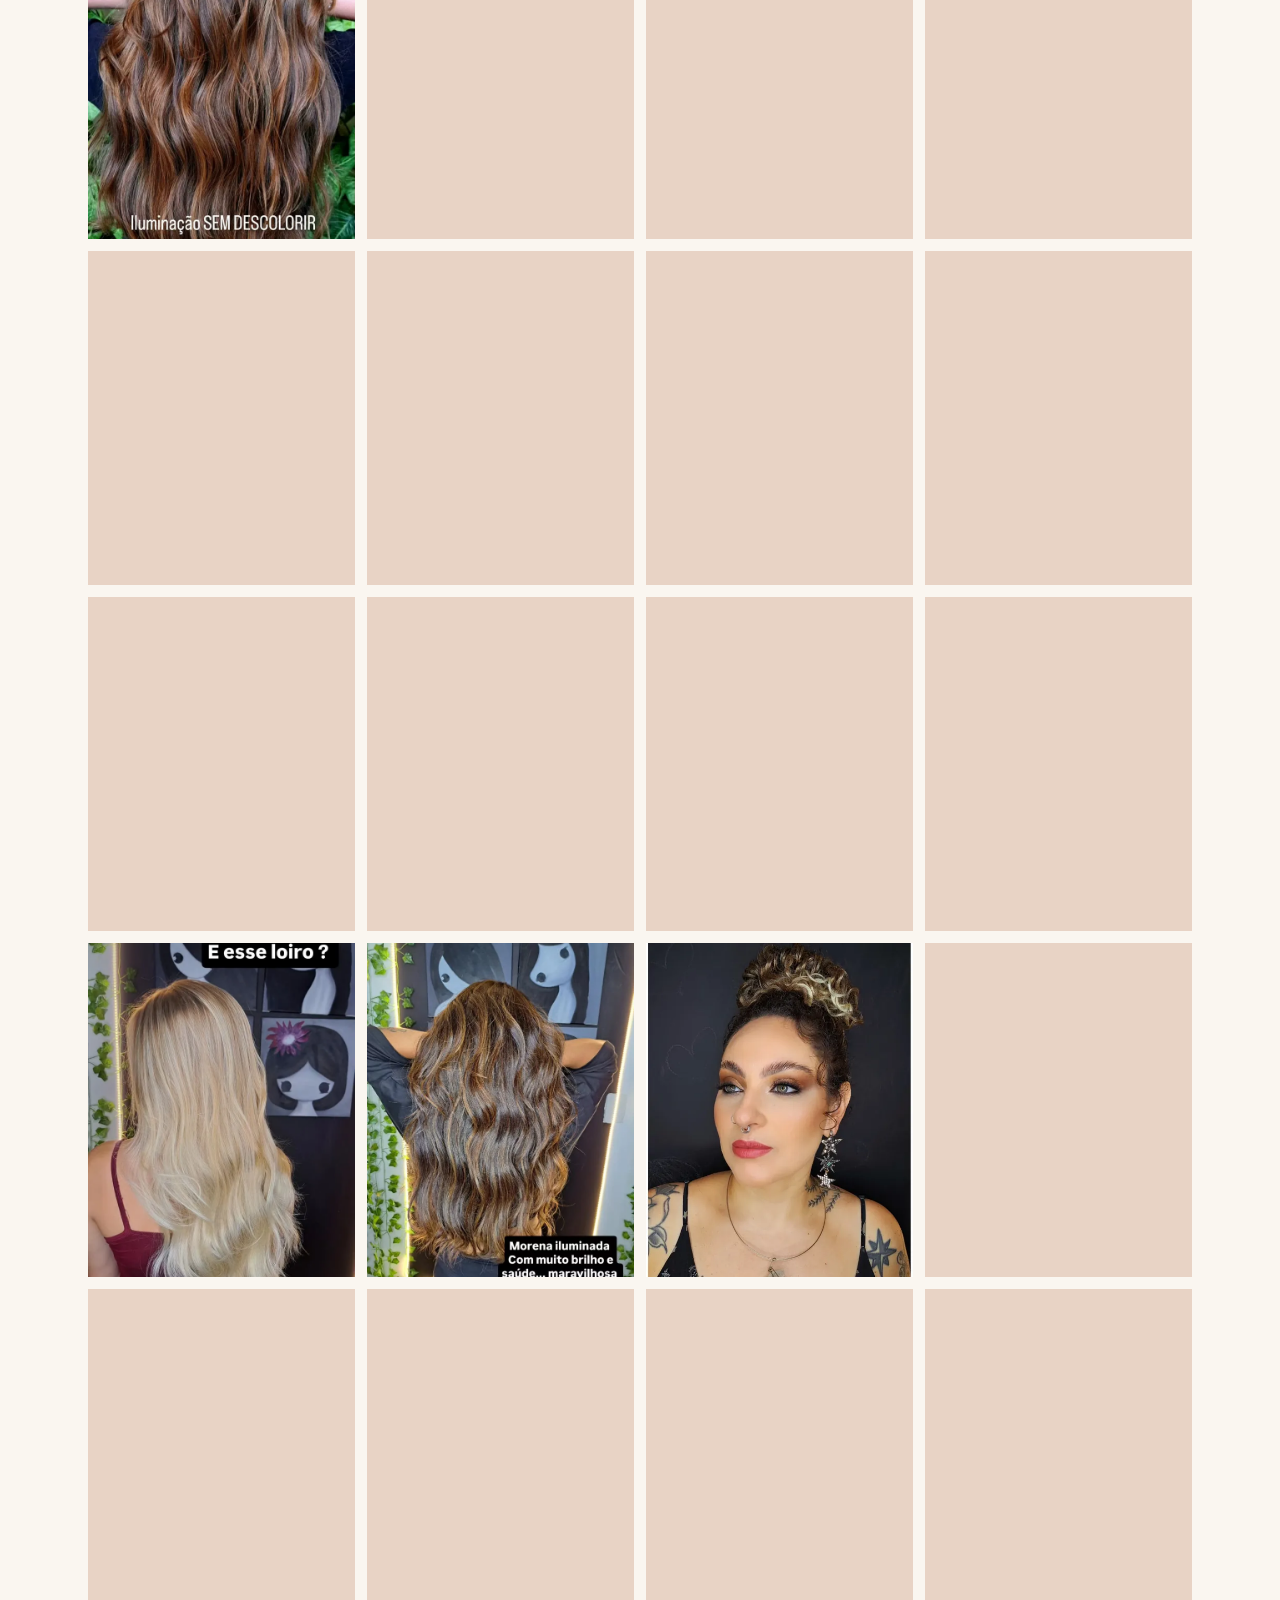
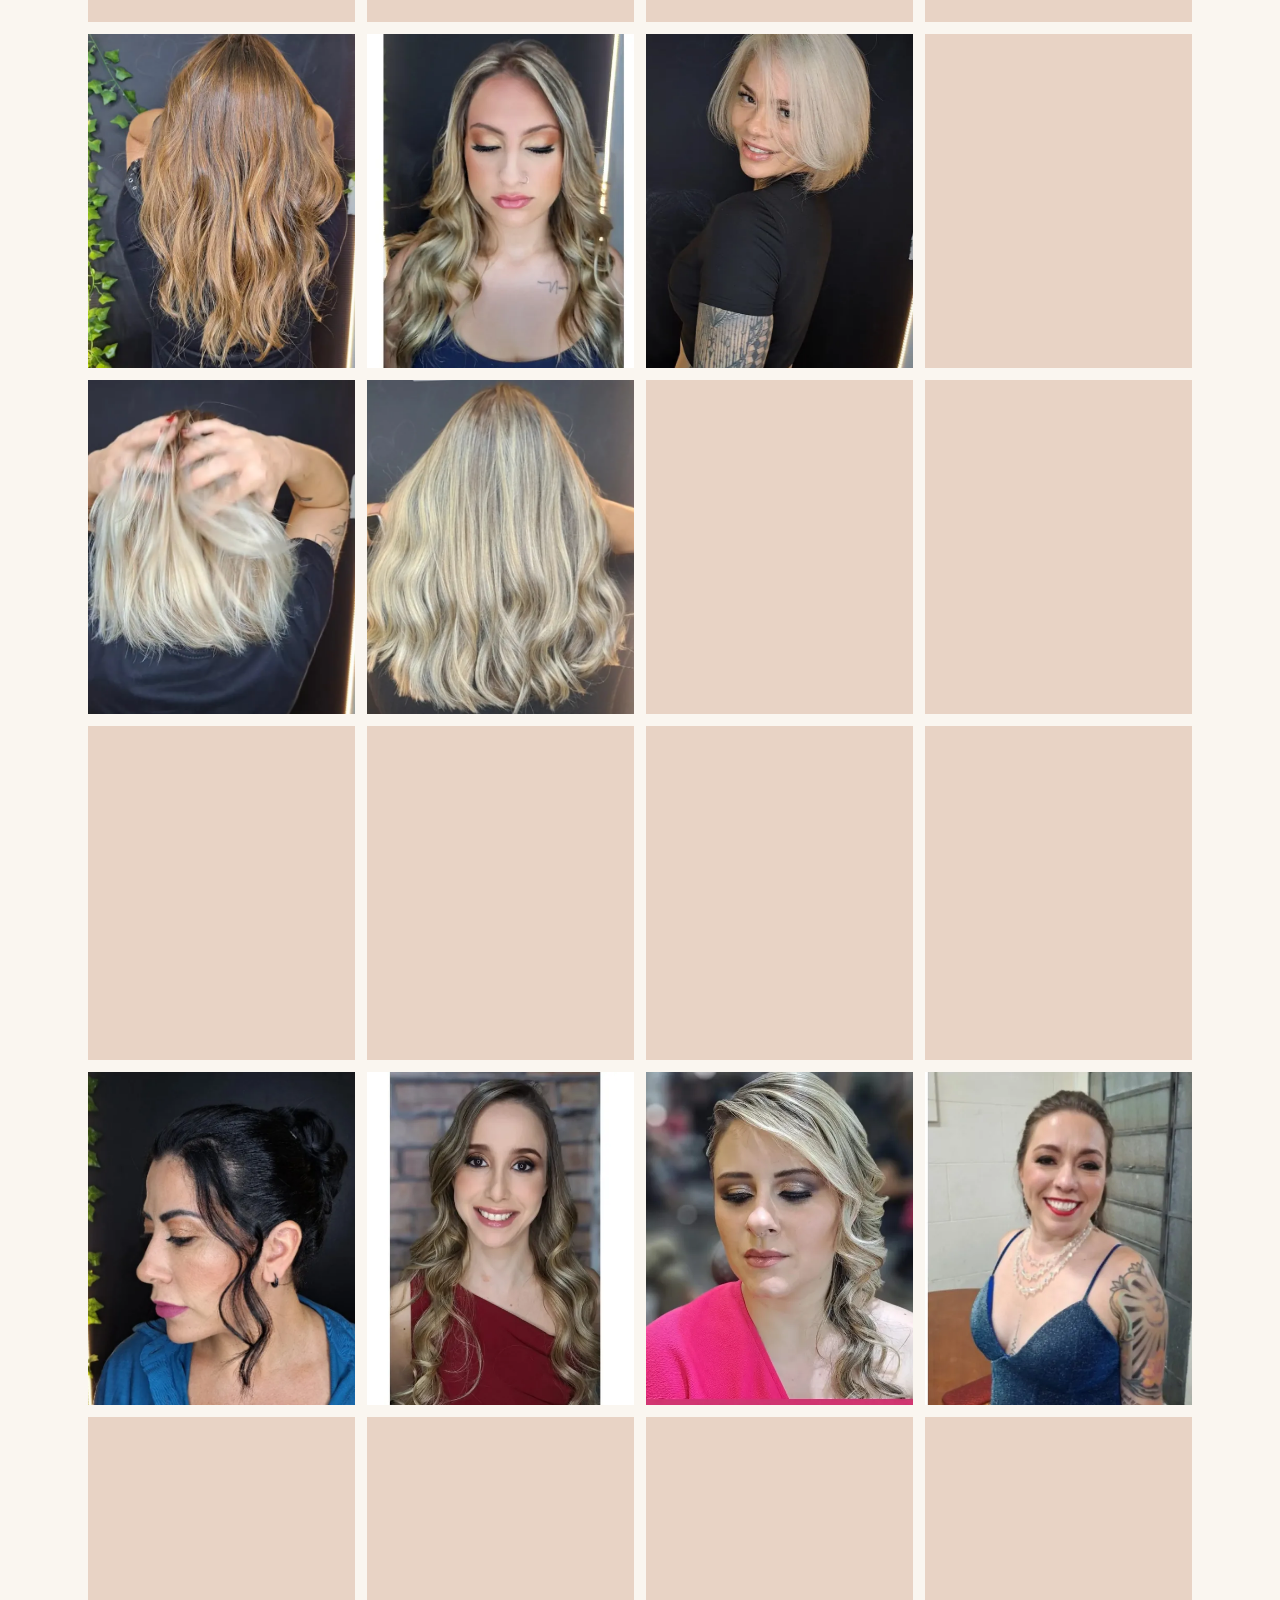
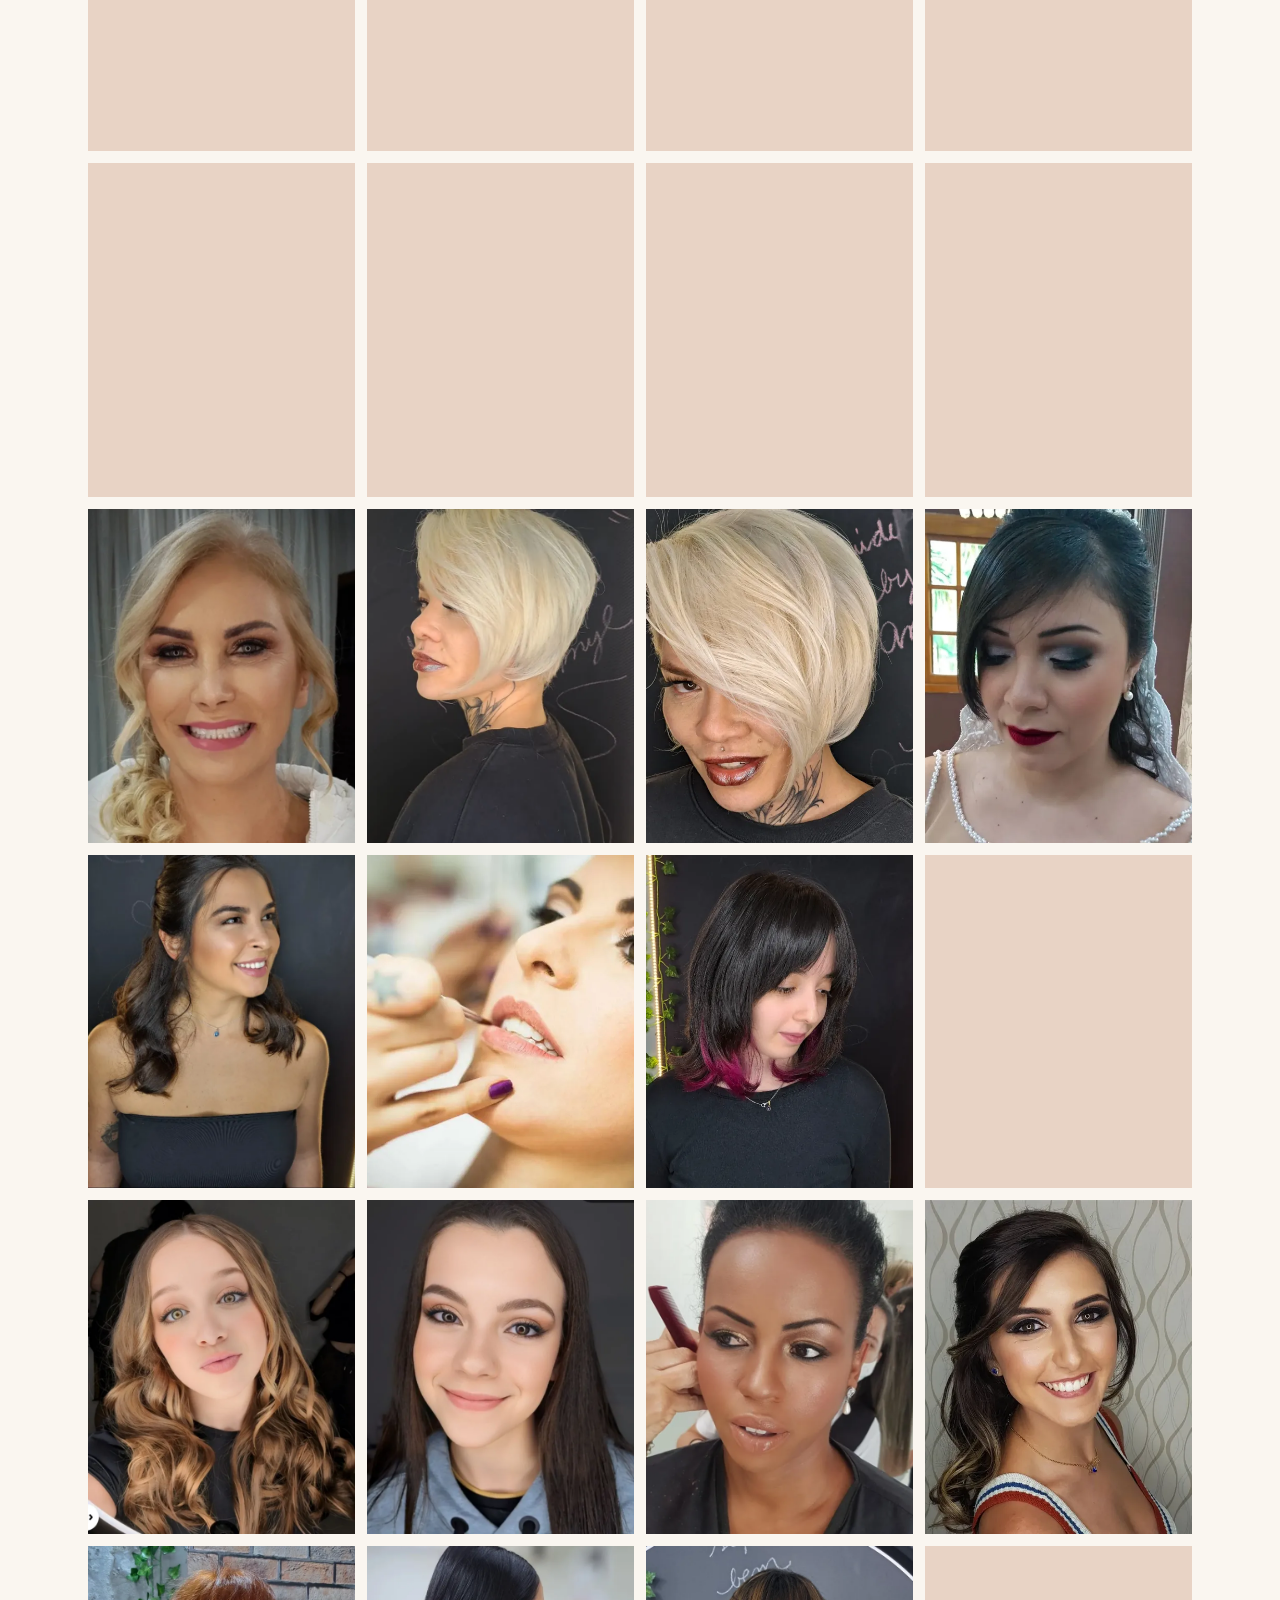
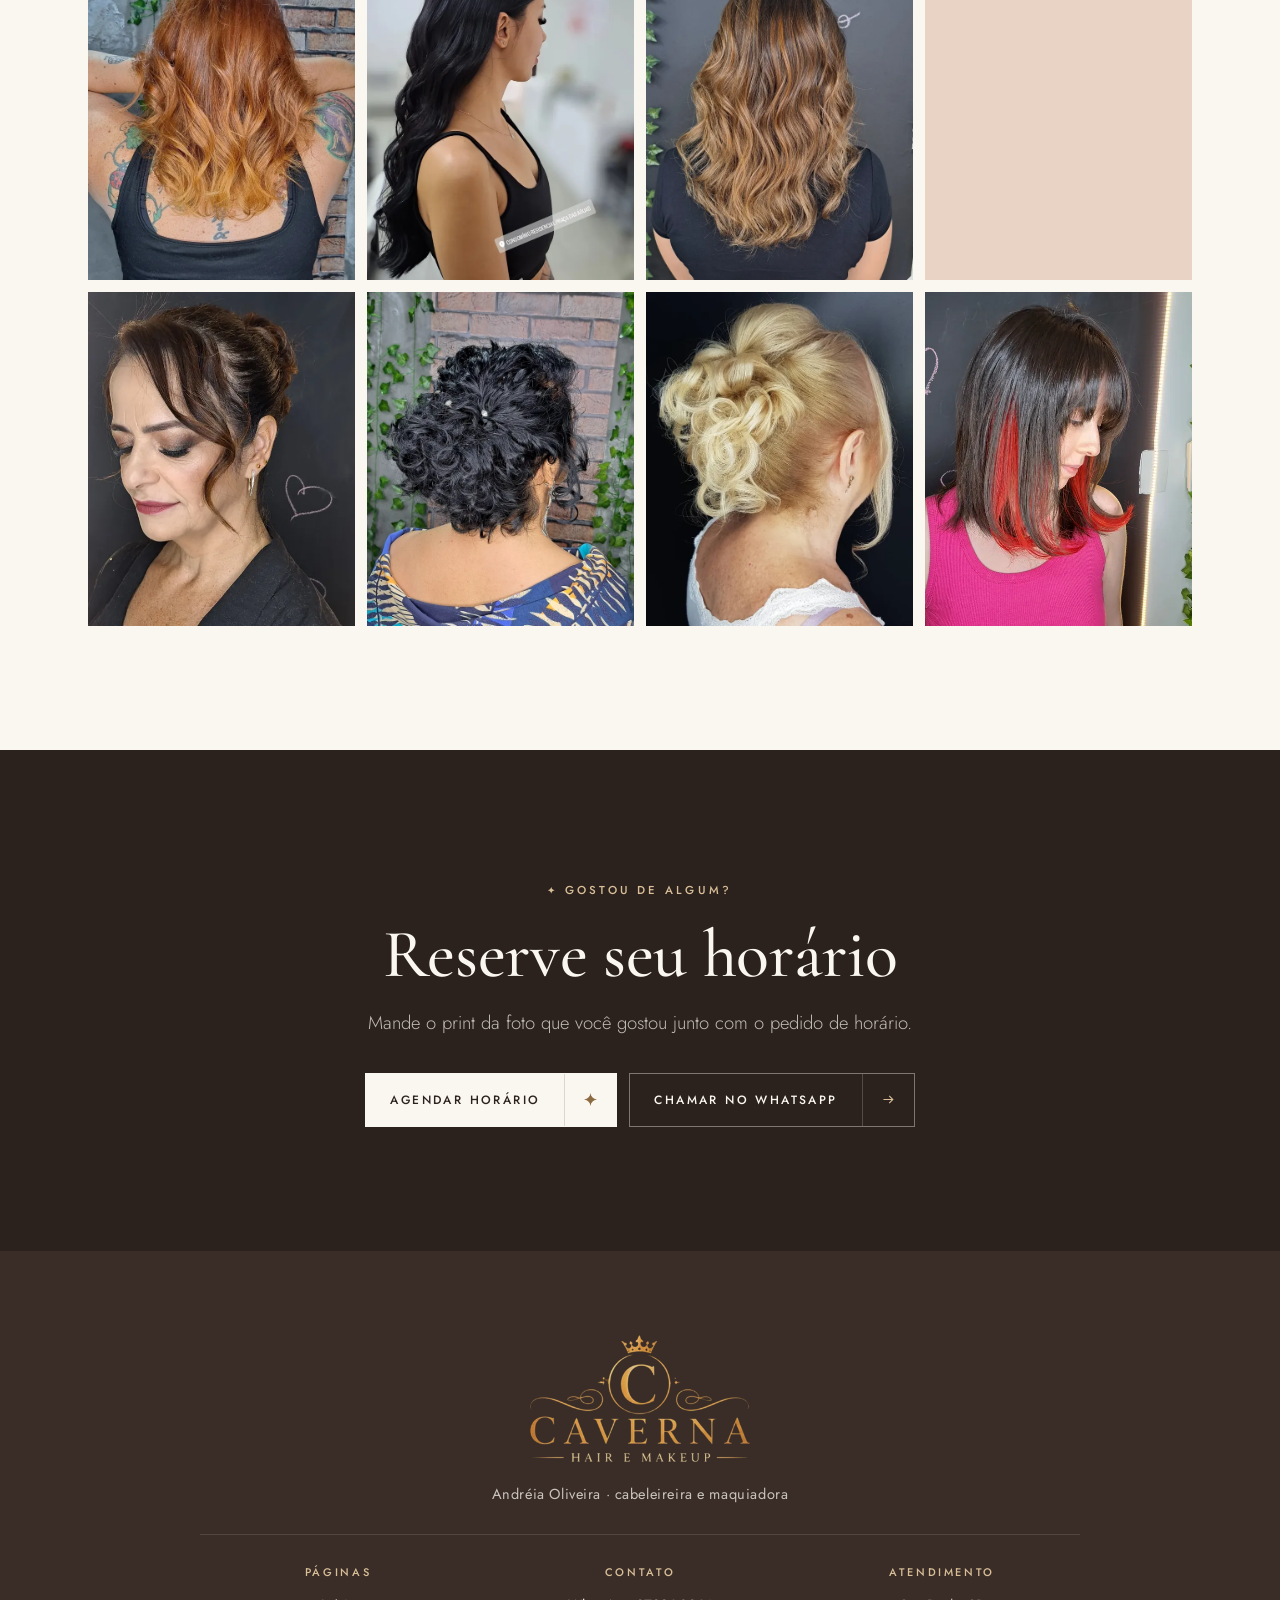
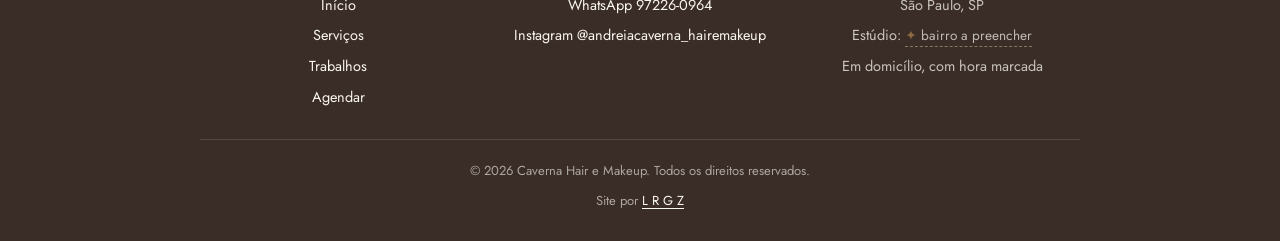
<file: trabalhos.html>
<!doctype html>
<html lang="pt-BR">
<head>
<meta charset="utf-8">
<meta name="viewport" content="width=device-width,initial-scale=1,viewport-fit=cover">
<title>Trabalhos · Caverna Hair e Makeup</title>
<meta name="description" content="Portfólio da Andréia Oliveira: loiros, morenas iluminadas, cortes, maquiagens, penteados e noivas.">
<meta name="robots" content="noindex">
<meta name="theme-color" content="#faf6f0">
<meta property="og:type" content="website">
<meta property="og:title" content="Trabalhos · Caverna Hair e Makeup">
<meta property="og:description" content="Portfólio da Andréia Oliveira: loiros, morenas iluminadas, cortes, maquiagens, penteados e noivas.">
<meta property="og:image" content="https://azeugral.github.io/andreia-caverna/og-caverna.jpg">
<meta property="og:image:width" content="1200">
<meta property="og:image:height" content="630">
<meta property="og:image:alt" content="Logo Caverna Hair e Makeup entre a foto da Andréia e a de um loiro">
<meta property="og:locale" content="pt_BR">
<link rel="icon" href="favicon.ico" sizes="any">
<link rel="icon" href="favicon-32.png" type="image/png" sizes="32x32">
<link rel="apple-touch-icon" href="assets/img/icone-180.png">
<link rel="preconnect" href="https://fonts.googleapis.com">
<link rel="preconnect" href="https://fonts.gstatic.com" crossorigin>
<link rel="stylesheet" href="https://fonts.googleapis.com/css2?family=Cormorant+Garamond:wght@400;500;600&family=Jost:wght@300;400;500&display=swap">
<link rel="stylesheet" href="assets/css/site.css?v=2">
</head>
<body class="interna">
<a class="sr" href="#conteudo">Pular para o conteúdo</a>
<div class="progresso" data-prog aria-hidden="true"><i></i></div>
<header class="nav">
  <a class="nav-logo" href="./" aria-label="Caverna Hair e Makeup, início"><img src="assets/img/logo-h-240.webp" srcset="assets/img/logo-h-240.webp 240w, assets/img/logo-h-480.webp 480w" sizes="(min-width:1100px) 210px, 168px" alt="Caverna Hair e Makeup" width="480" height="122"></a>
  <a class="btn peq nav-cta" href="agendar.html"><span>Agendar</span></a>
  <button class="nav-abrir" type="button" aria-expanded="false" aria-controls="menu"><span>Menu</span><i aria-hidden="true"></i></button>
  <nav class="nav-menu" id="menu" aria-label="Principal"><ul class="menu"><li><a href="./">Início</a></li><li><a href="./#servicos">Serviços</a></li><li><a href="trabalhos.html" aria-current="page">Trabalhos</a></li><li><a href="./#noivas">Noivas</a></li><li><a href="./#sobre">Sobre</a></li></ul><a class="btn" href="agendar.html"><span>Agendar horário</span><i><svg class="i-brilho" viewBox="0 0 24 24" aria-hidden="true"><path d="M12 0c.7 6.6 4.4 10.6 12 12-7.6 1.4-11.3 5.4-12 12-.7-6.6-4.4-10.6-12-12C7.6 10.6 11.3 6.6 12 0z"/></svg></i></a></nav>
</header>
<main id="conteudo">
<section class="secao topo-pag" aria-labelledby="t-trab">
  <div class="wrap">
    <div class="cab centro">
      <p class="rot">Portfólio</p>
      <h1 id="t-trab">Trabalhos</h1>
      <p class="lead">Clientes da Andréia, das mais recentes às mais antigas. Toque numa foto para ampliar.</p>
    </div>
    <div class="filtros-wrap">
      <div class="filtros" role="group" aria-label="Filtrar por serviço">
        <button type="button" data-f="todos" aria-pressed="true">Todos <sup></sup></button>
        <button type="button" data-f="cabelo" aria-pressed="false">Cabelo <sup></sup></button>
        <button type="button" data-f="make" aria-pressed="false">Maquiagem <sup></sup></button>
        <button type="button" data-f="penteado" aria-pressed="false">Penteados <sup></sup></button>
      </div>
    </div>
    <div class="grade" data-grade></div>
  </div>
</section>
<section class="secao escuro2 chamada" aria-labelledby="t-chamada">
  <div class="wrap centro">
    <p class="rot">Gostou de algum?</p>
    <h2 id="t-chamada">Reserve seu horário</h2>
    <p class="lead">Mande o print da foto que você gostou junto com o pedido de horário.</p>
    <div class="acoes">
      <a class="btn" href="agendar.html"><span>Agendar horário</span><i><svg class="i-brilho" viewBox="0 0 24 24" aria-hidden="true"><path d="M12 0c.7 6.6 4.4 10.6 12 12-7.6 1.4-11.3 5.4-12 12-.7-6.6-4.4-10.6-12-12C7.6 10.6 11.3 6.6 12 0z"/></svg></i></a>
      <a class="btn linha" href="https://wa.me/5511972260964" target="_blank" rel="noopener"><span>Chamar no WhatsApp</span><i><svg class="i-seta" viewBox="0 0 18 18" aria-hidden="true"><path d="M2 9h13M10 4l5 5-5 5"/></svg></i></a>
    </div>
  </div>
</section>
</main>
<footer class="rodape">
  <div class="wrap">
    <a class="rodape-logo" href="./" aria-label="Caverna Hair e Makeup, início"><img src="assets/img/logo-ouro-360.webp" srcset="assets/img/logo-ouro-360.webp 360w, assets/img/logo-ouro-720.webp 720w" sizes="240px" alt="Caverna Hair e Makeup" width="720" height="417" loading="lazy"></a>
    <p class="rodape-frase">Andréia Oliveira · cabeleireira e maquiadora</p>
    <div class="colunas">
      <div><h4>Páginas</h4><ul><li><a href="./">Início</a></li><li><a href="./#servicos">Serviços</a></li><li><a href="trabalhos.html">Trabalhos</a></li><li><a href="agendar.html">Agendar</a></li></ul></div>
      <div><h4>Contato</h4><ul><li><a href="https://wa.me/5511972260964" target="_blank" rel="noopener">WhatsApp 97226-0964</a></li><li><a href="https://www.instagram.com/andreiacaverna_hairemakeup/" target="_blank" rel="noopener">Instagram @andreiacaverna_hairemakeup</a></li></ul></div>
      <div><h4>Atendimento</h4><ul><li>São Paulo, SP</li><li>Estúdio: <em class="a-preencher">bairro a preencher</em></li><li>Em domicílio, com hora marcada</li></ul></div>
    </div>
    <div class="base"><span>© <span data-ano>2026</span> Caverna Hair e Makeup. Todos os direitos reservados.</span><span>Site por <a href="https://lrgz.com.br" target="_blank" rel="noopener">L R G Z</a></span></div>
  </div>
</footer>
<div class="lb" role="dialog" aria-modal="true" aria-label="Foto ampliada" aria-hidden="true">
  <div class="lb-topo"><span class="rot" data-cont></span><button type="button" data-fechar>Fechar</button></div>
  <div class="lb-palco"><img alt=""></div>
  <div class="lb-base"><button type="button" data-ant aria-label="Anterior">&larr;</button><span class="rot" data-leg></span><button type="button" data-prox aria-label="Próxima">&rarr;</button></div>
</div>
<script src="assets/js/obras.js?v=2"></script>
<script src="assets/js/site.js?v=2"></script>
</body>
</html>
</file>
<file: assets/css/site.css>
/* Caverna Hair e Makeup · v2 (14/10)
   A v1 (preto chapado, capitulares romanas, moldura dourada) ficou com cara de barbearia.
   v2, a partir de referências de estúdios de cabelo e maquiagem "soft luxury": base clara marfim e nude,
   o dourado do logo como champanhe só nos acentos, cacau no texto e numa faixa escura, fotos em arco.
   Cormorant Garamond nos títulos, Jost no texto. Nav convencional com o logo horizontal à esquerda. */
:root{
  --marfim:#faf6f0;
  --branco:#fffdf9;
  --nude:#f1e4da;
  --nude2:#e8d3c5;
  --rose:#c99a87;
  --champanhe:#8c6a42;
  --champanhe-claro:#d8bf98;
  --ouro:#c9a35c;
  --cacau:#2b211d;
  --cacau2:#3a2d27;
  --texto:#4a3d37;
  --cinza:#7b6c64;
  --linha:rgba(43,33,29,.12);
  --linha-c:rgba(140,106,66,.35);
  --ease:cubic-bezier(.16,.84,.32,1);
  --titulo:"Cormorant Garamond",Georgia,serif;
  --fonte:"Jost",system-ui,sans-serif;
  --g:clamp(16px,4.5vw,48px);
  --max:1200px;
}
*,*::before,*::after{box-sizing:border-box}
html{-webkit-text-size-adjust:100%;scroll-behavior:smooth;background:var(--marfim)}
@media (prefers-reduced-motion:reduce){html{scroll-behavior:auto}}
body{margin:0;background:var(--marfim);color:var(--texto);font:400 16.5px/1.7 var(--fonte);overflow-x:hidden;-webkit-font-smoothing:antialiased}
img{display:block;max-width:100%;height:auto}
a{color:inherit}
button,input,select,textarea{font:inherit;color:inherit}
::selection{background:var(--nude2);color:var(--cacau)}
:focus-visible{outline:2px solid var(--champanhe);outline-offset:3px}
.sr{position:absolute;width:1px;height:1px;overflow:hidden;clip:rect(0 0 0 0);white-space:nowrap}
.wrap{width:100%;max-width:var(--max);margin:0 auto;padding:0 var(--g)}
.centro{text-align:center}
.i-brilho{fill:currentColor}
.i-seta{fill:none;stroke:currentColor;stroke-width:1.5}

/* ---------- tipografia ---------- */
.rot{display:inline-flex;align-items:center;gap:10px;font:500 11.5px/1.5 var(--fonte);letter-spacing:.28em;text-transform:uppercase;color:var(--champanhe);margin:0}
.rot::before{content:"";flex:none;width:7px;height:7px;background:currentColor;clip-path:path("M3.5 0C3.8 2 4.6 3.1 7 3.5 4.6 3.9 3.8 5 3.5 7 3.2 5 2.4 3.9 0 3.5 2.4 3.1 3.2 2 3.5 0Z")}
h1,h2,h3{font-family:var(--titulo);font-weight:500;line-height:1.08;letter-spacing:-.005em;margin:0;color:var(--cacau)}
h2{font-size:clamp(36px,5.2vw,60px)}
h3{font-size:clamp(23px,2vw,26px);font-weight:600;line-height:1.15}
p{margin:0 0 1em}
.lead{font-size:clamp(16.5px,1.5vw,18.5px);line-height:1.7;color:var(--cinza);max-width:36em;margin:0;font-weight:300}
.centro .lead{margin-left:auto;margin-right:auto}
.a-preencher{color:var(--cinza);font-style:normal;font-size:.94em;border-bottom:1px dashed var(--linha-c);padding-bottom:1px}
.a-preencher::before{content:"✦ ";color:var(--champanhe)}

/* ---------- nav ---------- */
.nav{position:sticky;top:0;z-index:40;display:flex;align-items:center;gap:12px;min-height:68px;padding:10px var(--g);background:rgba(250,246,240,.92);backdrop-filter:blur(12px);-webkit-backdrop-filter:blur(12px);border-bottom:1px solid var(--linha)}
.nav-logo{display:block;flex:none;margin-right:auto;position:relative;z-index:2}
.nav-logo img{width:168px;height:auto}
.nav-cta{position:relative;z-index:2}
.nav-abrir{position:relative;z-index:2;display:inline-flex;align-items:center;gap:10px;min-height:44px;padding:0 0 0 8px;background:none;border:0;cursor:pointer;font:500 11.5px/1 var(--fonte);letter-spacing:.22em;text-transform:uppercase;color:var(--cacau);-webkit-tap-highlight-color:transparent}
.nav-abrir i{position:relative;width:22px;height:9px}
.nav-abrir i::before,.nav-abrir i::after{content:"";position:absolute;left:0;right:0;height:1.5px;background:currentColor;transition:transform .4s var(--ease),top .4s var(--ease)}
.nav-abrir i::before{top:0}
.nav-abrir i::after{top:7.5px}
.nav-abrir[aria-expanded=true] i::before{top:3.75px;transform:rotate(45deg)}
.nav-abrir[aria-expanded=true] i::after{top:3.75px;transform:rotate(-45deg)}
.nav-menu{position:fixed;inset:0;z-index:1;display:flex;flex-direction:column;justify-content:center;gap:32px;padding:96px var(--g) 40px;background:var(--marfim);opacity:0;visibility:hidden;transition:opacity .4s var(--ease),visibility .4s;overflow-y:auto}
.nav-menu.aberta{opacity:1;visibility:visible}
.menu{list-style:none;margin:0;padding:0;display:grid}
.menu a{display:flex;align-items:center;justify-content:space-between;padding:14px 0;border-bottom:1px solid var(--linha);font:500 clamp(28px,8vw,36px)/1.1 var(--titulo);color:var(--cacau);text-decoration:none;transform:translateY(10px);opacity:0;transition:transform .5s var(--ease),opacity .5s var(--ease)}
.nav-menu.aberta .menu a{transform:none;opacity:1}
.nav-menu.aberta li:nth-child(2) a{transition-delay:.04s}
.nav-menu.aberta li:nth-child(3) a{transition-delay:.08s}
.nav-menu.aberta li:nth-child(4) a{transition-delay:.12s}
.nav-menu.aberta li:nth-child(5) a{transition-delay:.16s}
.menu a[aria-current]{color:var(--champanhe)}
.nav-menu .btn{align-self:stretch}
.nav.menu-aberto{backdrop-filter:none;-webkit-backdrop-filter:none;background:var(--marfim)}
.nav.menu-aberto .nav-cta{visibility:hidden}
@media (max-width:379px){.nav-logo img{width:150px}.nav-cta>span{padding:0 12px}}
@media (min-width:1100px){
  .nav{min-height:84px;padding:0 clamp(24px,3vw,48px);gap:clamp(20px,2.4vw,40px)}
  .nav-logo img{width:210px}
  .nav .nav-cta,.nav-abrir{display:none}
  .nav-menu{position:static;flex-direction:row;align-items:center;gap:clamp(20px,2.4vw,40px);padding:0;background:none;opacity:1;visibility:visible;overflow:visible}
  .menu{display:flex;gap:clamp(18px,2.2vw,34px)}
  .menu a{position:relative;padding:8px 0;border:0;font:400 12.5px/1 var(--fonte);letter-spacing:.2em;text-transform:uppercase;color:var(--cinza);opacity:1;transform:none;transition:color .3s var(--ease)}
  .menu a::before{content:"";position:absolute;left:0;right:0;bottom:0;height:1px;background:var(--champanhe);transform:scaleX(0);transform-origin:left;transition:transform .4s var(--ease)}
  .menu a:hover,.menu a[aria-current]{color:var(--cacau)}
  .menu a:hover::before,.menu a[aria-current]::before{transform:scaleX(1)}
  .nav-menu .btn{align-self:auto;min-height:46px;font-size:11.5px}
  .nav-menu .btn>span{padding:0 18px}
  .nav-menu .btn>i{width:46px}
}

/* ---------- botões: retos, cacau; no hover o champanhe sobe ---------- */
.btn{position:relative;display:inline-flex;align-items:stretch;min-height:54px;padding:0;text-decoration:none;font:500 12px/1 var(--fonte);letter-spacing:.2em;text-transform:uppercase;cursor:pointer;border:1px solid var(--cacau);background:var(--cacau);color:var(--marfim);isolation:isolate;overflow:hidden;transition:color .45s var(--ease),border-color .45s var(--ease),transform .2s var(--ease);-webkit-tap-highlight-color:transparent}
.btn::before{content:"";position:absolute;inset:0;z-index:-1;background:var(--champanhe);transform:translateY(101%);transition:transform .5s var(--ease)}
.btn>span{display:flex;align-items:center;padding:0 24px}
.btn>i{display:grid;place-items:center;width:52px;flex:none;border-left:1px solid rgba(250,246,240,.2);color:var(--champanhe-claro);transition:color .45s var(--ease)}
.btn svg{width:13px;height:13px;transition:transform .6s var(--ease)}
@media (hover:hover){
  .btn:hover::before{transform:none}
  .btn:hover{border-color:var(--champanhe)}
  .btn:hover>i{color:var(--marfim)}
  .btn:hover .i-brilho{transform:rotate(90deg)}
  .btn:hover .i-seta{transform:translateX(3px)}
}
.btn:active{transform:translateY(1px) scale(.995)}
.btn.linha{background:transparent;color:var(--cacau);border-color:rgba(43,33,29,.35)}
.btn.linha>i{border-left-color:var(--linha);color:var(--champanhe)}
.btn.linha::before{background:var(--nude)}
@media (hover:hover){.btn.linha:hover{border-color:var(--cacau)}.btn.linha:hover>i{color:var(--cacau)}}
.btn.claro{background:var(--marfim);border-color:var(--marfim);color:var(--cacau)}
.btn.claro>i{border-left-color:rgba(43,33,29,.15);color:var(--champanhe)}
.btn.claro::before{background:var(--champanhe-claro)}
.escuro .btn.linha{color:var(--marfim);border-color:rgba(250,246,240,.4)}
.escuro .btn.linha>i{border-left-color:rgba(250,246,240,.2);color:var(--champanhe-claro)}
.escuro .btn.linha::before{background:rgba(250,246,240,.1)}
.btn.peq{min-height:42px;font-size:11px}
.btn.peq>span{padding:0 16px}
.acoes{display:flex;flex-wrap:wrap;gap:12px}
.centro .acoes{justify-content:center}
.link{font:500 11.5px/1.4 var(--fonte);letter-spacing:.2em;text-transform:uppercase;text-decoration:none;display:inline-flex;gap:10px;align-items:center;padding:8px 0;color:var(--champanhe);border-bottom:1px solid var(--linha-c);transition:border-color .35s var(--ease),gap .35s var(--ease)}
.link svg{width:14px;height:14px}
.link:hover{border-color:var(--champanhe);gap:16px}

/* ---------- abertura ---------- */
.hero{position:relative;padding:clamp(40px,6vw,88px) 0 clamp(64px,8vw,104px);background:linear-gradient(180deg,var(--nude) 0%,var(--marfim) 78%);overflow:hidden}
.hero .wrap{display:grid;gap:40px;justify-items:center;text-align:center}
.hero-texto{display:grid;gap:22px;justify-items:center}
.hero h1{font-size:clamp(48px,8vw,92px);font-weight:500;line-height:1}
.hero .lead{max-width:31em}
.hero .acoes{justify-content:center;margin-top:4px}
.selos{list-style:none;margin:8px 0 0;padding:20px 0 0;display:flex;flex-wrap:wrap;justify-content:center;gap:12px 36px;border-top:1px solid var(--linha);width:100%;max-width:520px}
.selos li{display:grid;gap:0;text-align:center}
.selos b{font:600 24px/1.2 var(--titulo);color:var(--cacau)}
.selos span{font-size:13px;color:var(--cinza)}
.hero-foto{position:relative;margin:0;width:min(320px,74vw)}
.hero-foto img{width:100%;aspect-ratio:572/900;object-fit:cover;object-position:50% 18%;border-radius:999px 999px 0 0;background:var(--nude2)}
.hero-foto::before{content:"";position:absolute;inset:-12px -12px -12px;border:1px solid var(--linha-c);border-radius:999px 999px 0 0;pointer-events:none}
.hero-brilho{position:absolute;right:-26px;top:22%;width:26px;height:26px;color:var(--champanhe)}
.hero-brilho svg{width:100%;height:100%}
.hero-texto>*,.hero-foto{opacity:0;transform:translateY(14px);transition:opacity 1s var(--ease),transform 1s var(--ease)}
.hero-foto{transition-delay:.15s}
.hero-texto>*:nth-child(1){transition-delay:.25s}
.hero-texto>*:nth-child(2){transition-delay:.32s}
.hero-texto>*:nth-child(3){transition-delay:.39s}
.hero-texto>*:nth-child(4){transition-delay:.46s}
.hero-texto>*:nth-child(5){transition-delay:.53s}
.pronto .hero-texto>*,.pronto .hero-foto{opacity:1;transform:none}
@media (max-width:759px){.hero .rot{display:block;max-width:24em;text-align:center}.hero .rot::before{display:inline-block;margin-right:10px;vertical-align:2px}}
@media (min-width:760px){
  .hero .wrap{grid-template-columns:1fr auto;text-align:left;justify-items:start;align-items:center;gap:clamp(40px,7vw,88px);max-width:1120px}
  .hero-texto{justify-items:start}
  .hero .acoes,.selos{justify-content:flex-start}
  .selos li{text-align:left}
  .hero-foto{width:clamp(270px,30vw,380px);margin:12px 26px 0 0}
}
@media (max-height:500px) and (orientation:landscape){.hero{padding-top:32px}.hero-foto{width:min(260px,40vw)}}
@media (prefers-reduced-motion:reduce){.hero-texto>*,.hero-foto{opacity:1!important;transform:none!important;transition:none!important}}

/* ---------- seções ---------- */
.secao{padding:clamp(76px,10vw,124px) 0}
.secao+.secao{border-top:1px solid var(--linha)}
.escuro2{background:var(--nude);border-top:0!important}
.escuro2+.secao{border-top:0}
.escuro{background:var(--cacau);color:rgba(250,246,240,.8);border-top:0!important}
.escuro+.secao{border-top:0}
.escuro h2,.escuro h3{color:var(--marfim)}
.escuro .rot{color:var(--champanhe-claro)}
.escuro .lead{color:rgba(250,246,240,.72)}
.cab{display:grid;gap:16px;justify-items:center;text-align:center;margin-bottom:clamp(40px,6vw,60px)}
.mais{display:flex;justify-content:center;margin-top:44px}

/* ---------- serviços ---------- */
.servicos{list-style:none;margin:0;padding:0;display:grid;gap:14px}
@media (min-width:640px){.servicos{grid-template-columns:1fr 1fr;gap:18px}}
@media (min-width:1080px){.servicos{grid-template-columns:repeat(4,1fr)}}
.servico{display:grid;gap:12px;align-content:start;justify-items:start;padding:clamp(26px,2.6vw,32px);background:var(--branco);border:1px solid var(--linha);transition:border-color .45s var(--ease),transform .45s var(--ease)}
.servico:hover{border-color:var(--linha-c);transform:translateY(-3px)}
.servico-ic{width:16px;height:16px;color:var(--champanhe)}
.servico-ic svg{width:100%;height:100%;transition:transform .7s var(--ease)}
.servico:hover .servico-ic svg{transform:rotate(90deg)}
.servico p{color:var(--cinza);margin:0 0 4px;font-size:15.5px;font-weight:300}
.nota-servicos{text-align:center;margin:28px auto 0;max-width:44em;font-size:14.5px;color:var(--cinza)}

/* ---------- grade de fotos ---------- */
.grade{display:grid;grid-template-columns:repeat(2,1fr);gap:8px}
@media (min-width:720px){.grade{grid-template-columns:repeat(3,1fr);gap:12px}}
@media (min-width:1024px){.grade{grid-template-columns:repeat(4,1fr)}}
.obra{position:relative;display:block;width:100%;aspect-ratio:4/5;overflow:hidden;background:var(--nude2);border:0;padding:0;cursor:zoom-in;color:var(--marfim)}
.obra img{width:100%;height:100%;object-fit:cover;transition:transform .9s var(--ease)}
.obra::after{content:"";position:absolute;inset:8px;border:1px solid rgba(250,246,240,0);transition:border-color .45s var(--ease);pointer-events:none}
.obra .leg{position:absolute;left:0;right:0;bottom:0;padding:40px 14px 14px;background:linear-gradient(transparent,rgba(43,33,29,.82));text-align:left;font:500 11px/1.35 var(--fonte);letter-spacing:.14em;text-transform:uppercase;opacity:0;transform:translateY(6px);transition:opacity .4s var(--ease),transform .4s var(--ease)}
@media (hover:hover){.obra:hover img{transform:scale(1.04)}.obra:hover::after{border-color:rgba(250,246,240,.85)}.obra:hover .leg{opacity:1;transform:none}}
@media (hover:none){.obra .leg{opacity:1;transform:none;padding:28px 10px 10px;font-size:10px}}

/* ---------- filtros ---------- */
.filtros-wrap{display:flex;justify-content:center}
.filtros{display:inline-flex;border:1px solid var(--linha);margin:0 auto 32px;background:var(--branco)}
.filtros button{background:none;border:0;padding:0 20px;min-height:48px;font:500 11px/1 var(--fonte);letter-spacing:.16em;text-transform:uppercase;cursor:pointer;transition:background .3s var(--ease),color .3s var(--ease);display:flex;gap:6px;align-items:center;white-space:nowrap;color:var(--cinza)}
.filtros button+button{border-left:1px solid var(--linha)}
.filtros button:hover{color:var(--cacau)}
.filtros button[aria-pressed=true]{background:var(--cacau);color:var(--marfim)}
.filtros sup{font-size:9px;opacity:.7;top:0}
@media (max-width:560px){.filtros{display:grid;grid-template-columns:1fr 1fr;width:100%}.filtros button{justify-content:center;padding:0 6px}.filtros button:nth-child(3){border-left:0}.filtros button:nth-child(n+3){border-top:1px solid var(--linha)}}

/* ---------- duas colunas (noivas, sobre) ---------- */
.duas{display:grid;gap:48px;align-items:center}
.quadro{position:relative;margin:0 auto;width:min(100%,440px)}
.quadro img{width:100%;aspect-ratio:4/5;object-fit:cover;border-radius:999px 999px 0 0;background:var(--nude2)}
.quadro::before{content:"";position:absolute;inset:-12px;border:1px solid var(--linha-c);border-radius:999px 999px 0 0;pointer-events:none}
.texto{display:grid;gap:20px;justify-items:start}
.texto p{margin:0}
.lista{list-style:none;margin:0;padding:0;display:grid;width:100%;border-top:1px solid var(--linha)}
.lista li{display:flex;gap:14px;align-items:baseline;padding:13px 0;border-bottom:1px solid var(--linha);font-size:16px}
.lista li::before{content:"✦";flex:none;font-size:11px;color:var(--champanhe)}
.frase{padding:4px 0 4px 20px;border-left:2px solid var(--rose);font:500 clamp(21px,2vw,24px)/1.4 var(--titulo);color:var(--cacau)}
@media (min-width:960px){.duas{grid-template-columns:1fr 1fr;gap:96px;max-width:1080px}.sobre .quadro{order:2}}

/* ---------- o estúdio ---------- */
.espaco{display:grid;gap:16px;align-items:center}
.espaco figure{margin:0}
.espaco img{width:100%;aspect-ratio:3/4;object-fit:cover;border-radius:999px 999px 0 0}
.fatos{list-style:none;padding:0;margin:0;border-top:1px solid var(--linha)}
.fatos li{display:grid;grid-template-columns:104px 1fr;gap:16px;padding:14px 0;border-bottom:1px solid var(--linha);font-size:15.5px}
.fatos li>span:first-child{font:500 10.5px/2.2 var(--fonte);letter-spacing:.2em;text-transform:uppercase;color:var(--champanhe)}
@media (max-width:719px){.espaco{grid-template-columns:1fr 1fr}.espaco .fatos{grid-column:1/-1;order:3}}
@media (min-width:720px){.espaco{grid-template-columns:1fr 1.3fr 1fr;gap:36px}}

/* ---------- passos ---------- */
.passos{list-style:none;margin:0;padding:0;display:grid;gap:16px;counter-reset:p}
@media (min-width:860px){.passos{grid-template-columns:repeat(3,1fr);gap:24px}}
.passos li{display:grid;gap:10px;align-content:start;padding:30px 28px;background:var(--branco);border:1px solid var(--linha);counter-increment:p}
.passos li::before{content:counter(p);font:500 40px/1 var(--titulo);color:var(--rose)}
.passos p{color:var(--cinza);margin:0;font-weight:300}

/* ---------- chamada ---------- */
.chamada{background:var(--cacau);color:rgba(250,246,240,.8);border-top:0!important}
.chamada h2{color:var(--marfim);font-size:clamp(38px,6vw,68px);margin:16px 0}
.chamada .rot{color:var(--champanhe-claro)}
.chamada .lead{color:rgba(250,246,240,.72);margin:0 auto 34px}
.chamada .btn:not(.linha){background:var(--marfim);border-color:var(--marfim);color:var(--cacau)}
.chamada .btn:not(.linha)>i{border-left-color:rgba(43,33,29,.15);color:var(--champanhe)}
.chamada .btn:not(.linha)::before{background:var(--champanhe-claro)}
.chamada .btn.linha{color:var(--marfim);border-color:rgba(250,246,240,.4)}
.chamada .btn.linha>i{border-left-color:rgba(250,246,240,.2);color:var(--champanhe-claro)}
.chamada .btn.linha::before{background:rgba(250,246,240,.1)}

/* ---------- rodapé ---------- */
.rodape{padding:clamp(56px,7vw,84px) 0 28px;background:var(--cacau2);color:rgba(250,246,240,.75);text-align:center}
.rodape .wrap{display:grid;justify-items:center;gap:20px}
.rodape-logo img{width:min(220px,60vw)}
.rodape-frase{margin:0;font-size:14.5px;letter-spacing:.04em}
.colunas{display:grid;gap:26px;width:100%;max-width:880px;padding:30px 0;margin-top:8px;border-top:1px solid rgba(250,246,240,.12);border-bottom:1px solid rgba(250,246,240,.12)}
@media (min-width:720px){.colunas{grid-template-columns:repeat(3,1fr)}}
.rodape h4{margin:0 0 12px;font:500 11px/1.4 var(--fonte);letter-spacing:.24em;text-transform:uppercase;color:var(--champanhe-claro)}
.rodape ul{list-style:none;margin:0;padding:0;display:grid;gap:6px;font-size:14.5px}
.rodape a{text-decoration:none;color:var(--marfim);transition:color .3s var(--ease);overflow-wrap:anywhere}
.rodape a:hover{color:var(--champanhe-claro)}
.rodape .a-preencher{color:rgba(250,246,240,.7);border-color:rgba(216,191,152,.5)}
.rodape .base{display:flex;flex-direction:column;align-items:center;gap:8px;font-size:13px;color:rgba(250,246,240,.6)}
.rodape .base a{text-decoration:underline;text-underline-offset:3px}

/* ---------- lightbox ---------- */
.lb{position:fixed;inset:0;z-index:100;background:rgba(250,246,240,.98);color:var(--cacau);display:grid;grid-template-rows:auto 1fr auto;opacity:0;visibility:hidden;transition:opacity .35s var(--ease),visibility .35s}
.lb.aberto{opacity:1;visibility:visible}
.lb-topo,.lb-base{display:flex;justify-content:space-between;align-items:center;padding:10px var(--g);gap:12px}
.lb-palco{position:relative;display:grid;place-items:center;overflow:hidden;touch-action:pan-y}
.lb-palco img{max-width:calc(100% - 2*var(--g));max-height:100%;object-fit:contain;transition:opacity .3s var(--ease)}
.lb button{background:none;border:1px solid var(--linha);color:inherit;min-width:48px;height:48px;cursor:pointer;font:500 11px/1 var(--fonte);letter-spacing:.14em;text-transform:uppercase;padding:0 16px;transition:background .3s var(--ease),color .3s var(--ease)}
.lb button:hover{background:var(--cacau);color:var(--marfim)}
.lb .rot::before{display:none}

/* ---------- revelar ao rolar ---------- */
.rv{opacity:0;transform:translateY(18px);transition:opacity .9s var(--ease),transform .9s var(--ease)}
.rv.vis{opacity:1;transform:none}
@media (prefers-reduced-motion:reduce){.rv{opacity:1!important;transform:none!important;transition:none!important}}

/* ---------- progresso ---------- */
.progresso{position:fixed;left:0;right:0;top:0;height:2px;z-index:60;pointer-events:none}
.progresso i{display:block;height:100%;background:var(--champanhe);transform-origin:left;transform:scaleX(var(--p,0))}

/* ---------- páginas internas ---------- */
.topo-pag{padding-top:clamp(48px,7vw,84px)}
.topo-pag h1{font-size:clamp(44px,6vw,72px)}

/* ---------- formulário ---------- */
.form{display:grid;gap:30px;max-width:760px;margin:0 auto;padding:clamp(22px,4vw,44px);border:1px solid var(--linha);background:var(--branco)}
.campo{display:grid;gap:10px;border:0;padding:0;margin:0;min-width:0}
.campo label,.campo legend,.campo-rot{font:500 11px/1.4 var(--fonte);letter-spacing:.2em;text-transform:uppercase;color:var(--champanhe);padding:0}
.campo legend{margin-bottom:10px}
.campo input[type=text],.campo textarea{width:100%;background:transparent;border:0;border-bottom:1px solid rgba(43,33,29,.25);padding:12px 0;font-size:17px;border-radius:0;outline:0;color:var(--cacau);transition:border-color .3s var(--ease)}
.campo textarea{min-height:120px;resize:vertical;border:1px solid rgba(43,33,29,.25);padding:14px}
.campo input:focus,.campo textarea:focus{border-color:var(--champanhe)}
.campo ::placeholder{color:#a99a91}
.opcoes{display:flex;flex-wrap:wrap;gap:8px}
.opcoes label{position:relative;cursor:pointer;text-transform:none;letter-spacing:0;font:400 15px/1.3 var(--fonte);color:var(--cacau)}
.opcoes input{position:absolute;opacity:0;pointer-events:none}
.opcoes span{display:flex;align-items:center;min-height:46px;padding:8px 16px;border:1px solid rgba(43,33,29,.2);transition:border-color .3s var(--ease),background .3s var(--ease),color .3s var(--ease)}
.opcoes label:hover span{border-color:var(--champanhe)}
.opcoes input:checked+span{background:var(--cacau);border-color:var(--cacau);color:var(--marfim)}
.opcoes input:focus-visible+span{outline:2px solid var(--champanhe);outline-offset:3px}
[data-so-cabelo][hidden]{display:none}
.previa{background:var(--marfim);padding:20px;font:400 14.5px/1.7 var(--fonte);white-space:pre-wrap;word-break:break-word;border-left:2px solid var(--rose);color:var(--cacau)}
.envio{display:flex;flex-wrap:wrap;align-items:center;gap:16px 24px}
.nota{font-size:14px;color:var(--cinza);margin:0}
.nota a{color:var(--champanhe)}
.erro{color:#a5342a;font-size:14px;margin:-14px 0 0}

/* ---------- 404 ---------- */
.p404{min-height:60svh;display:flex;align-items:center}
.p404 h1{margin-top:18px}
.p404 .lead{margin:24px auto 32px}
@media (max-width:479px){.acoes .btn,.envio .btn{flex:1 1 100%}.acoes .btn>span,.envio .btn>span{flex:1;justify-content:center}}
/* cabeçalho estreito: "Menu" vira só o ícone para o Agendar caber ao lado do logo */
@media (max-width:479px){.nav{gap:8px}.nav-abrir{padding:0;width:44px;justify-content:center}.nav-abrir span{position:absolute;width:1px;height:1px;overflow:hidden;clip:rect(0 0 0 0)}}
@media (max-width:339px){.nav .nav-cta{display:none}}
/* ajustes finos de celular */
.passos li::before,.selos b{font-variant-numeric:lining-nums}
.a-preencher{white-space:nowrap}
@media (max-width:479px){.mais .btn{flex:1 1 100%}.mais .btn>span{flex:1;justify-content:center;padding:0 14px;letter-spacing:.14em}}
</file>
